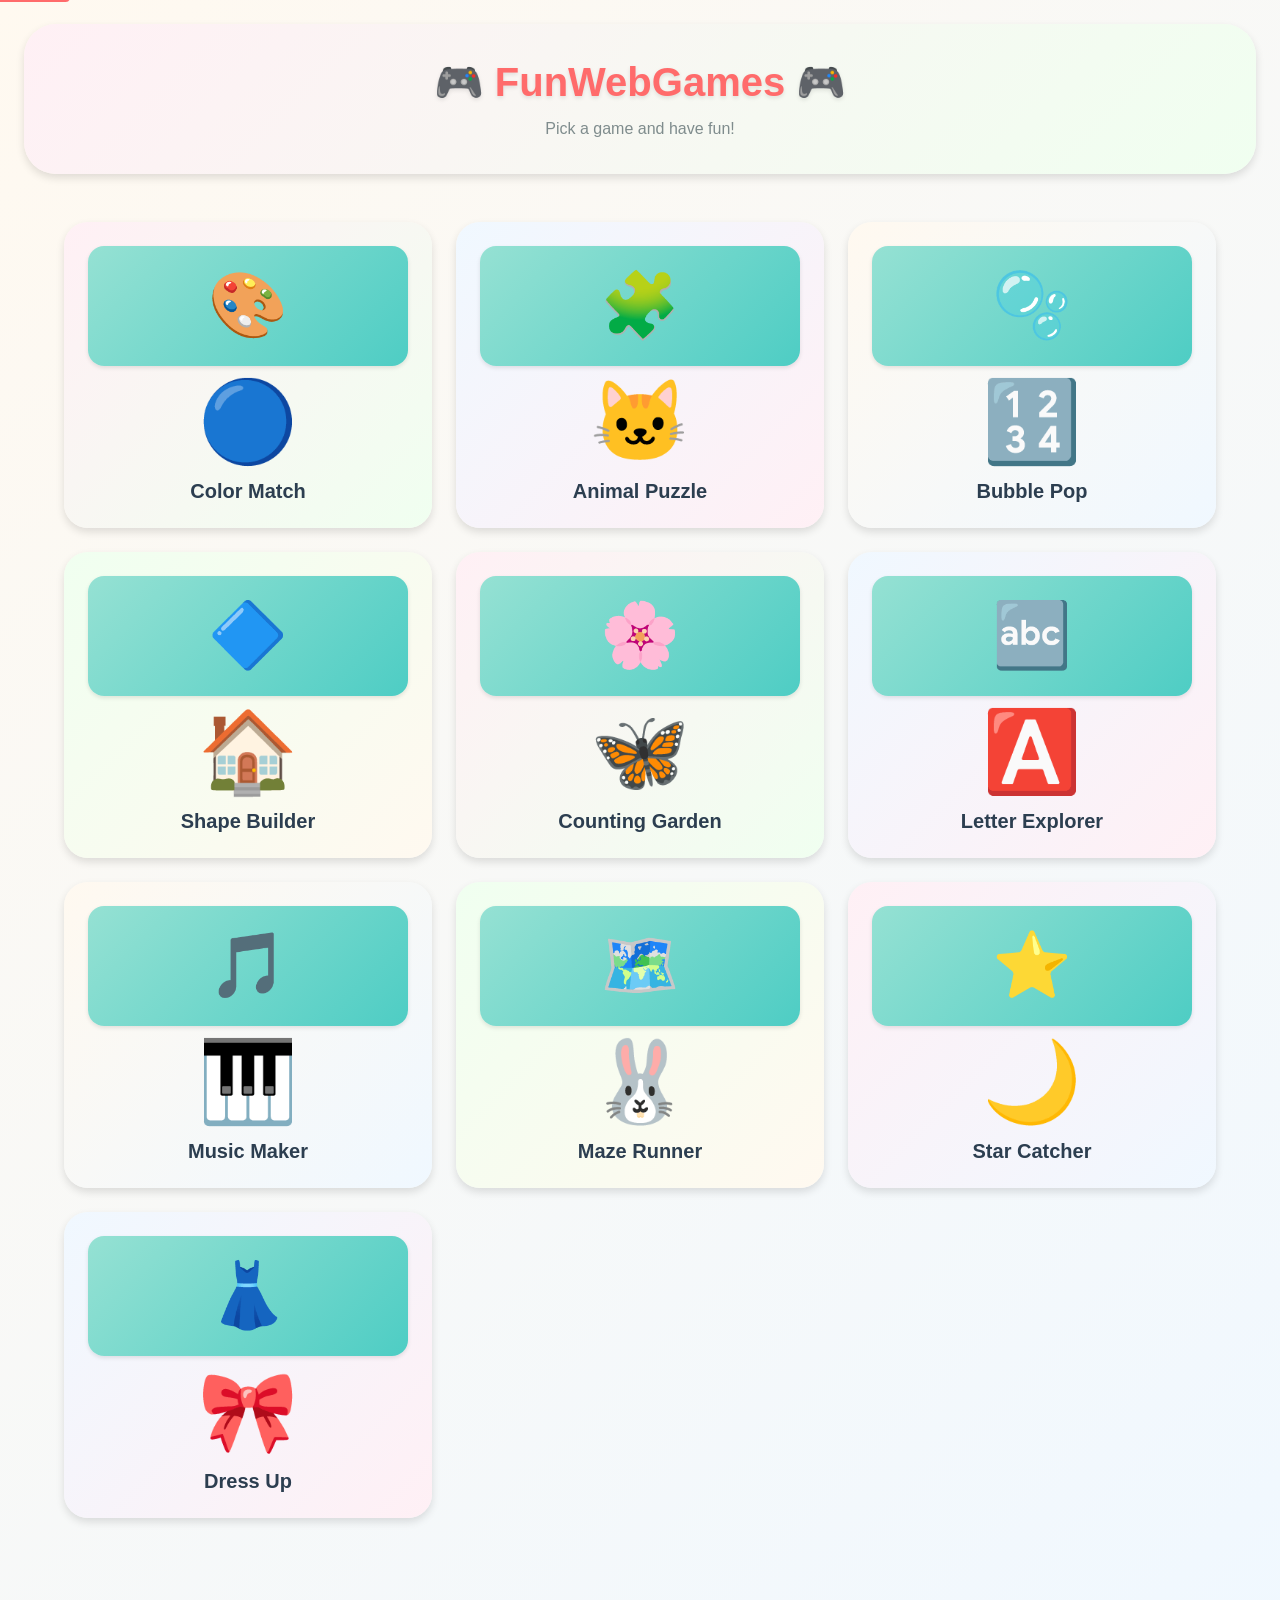
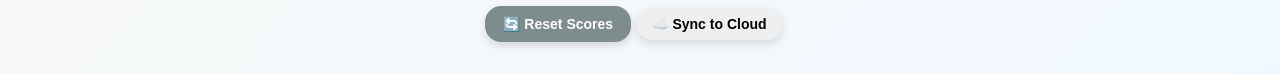
<file: index.html>
<!DOCTYPE html>
<html lang="en">
<head>
  <meta charset="UTF-8">
  <meta name="viewport" content="width=device-width, initial-scale=1.0">
  <title>FunWebGames - Play & Learn!</title>
  <link rel="stylesheet" href="css/shared.css">
  <link rel="stylesheet" href="css/accessibility.css">
  <meta name="description" content="10 fun educational games for children aged 5-7 - Fully accessible with keyboard navigation">
  <link rel="manifest" href="manifest.json">
  <meta name="theme-color" content="#FF6B6B">
  <link rel="apple-touch-icon" href="icons/icon-192x192.png">
  <style>
    .sync-status {
      margin-left: 12px;
      font-size: 13px;
      color: #999;
    }
  </style>
</head>
<body>
  <!-- Skip Link for Accessibility -->
  <a href="#game-grid" class="skip-link">Skip to games</a>
  
  <!-- Install Prompt (hidden by default) -->
  <div id="install-prompt" class="install-prompt hidden">
    <p>📲 Install FunWebGames to play offline!</p>
    <button class="btn btn-primary" id="install-btn">Install</button>
    <button class="btn btn-secondary" id="dismiss-install">Not Now</button>
  </div>
  
  <!-- Page Header -->
  <header class="page-header">
    <h1 class="page-header__title">🎮 FunWebGames 🎮</h1>
    <p class="page-header__subtitle">Pick a game and have fun!</p>
  </header>

  <!-- Game Grid -->
  <main class="game-grid">
    <!-- Game 1: Color Match Memory -->
    <a href="games/color-match/index.html" class="game-card" style="background: linear-gradient(135deg, #FFF0F5 0%, #F0FFF0 100%);">
      <div class="game-card__thumbnail">🎨</div>
      <div class="game-card__emoji">🔵</div>
      <h2 class="game-card__name">Color Match</h2>
    </a>

    <!-- Game 2: Animal Puzzle -->
    <a href="games/animal-puzzle/index.html" class="game-card" style="background: linear-gradient(135deg, #F0F8FF 0%, #FFF0F5 100%);">
      <div class="game-card__thumbnail">🧩</div>
      <div class="game-card__emoji">🐱</div>
      <h2 class="game-card__name">Animal Puzzle</h2>
    </a>

    <!-- Game 3: Bubble Pop -->
    <a href="games/bubble-pop/index.html" class="game-card" style="background: linear-gradient(135deg, #FFF9F0 0%, #F0F8FF 100%);">
      <div class="game-card__thumbnail">🫧</div>
      <div class="game-card__emoji">🔢</div>
      <h2 class="game-card__name">Bubble Pop</h2>
    </a>

    <!-- Game 4: Shape Builder -->
    <a href="games/shape-builder/index.html" class="game-card" style="background: linear-gradient(135deg, #F0FFF0 0%, #FFF9F0 100%);">
      <div class="game-card__thumbnail">🔷</div>
      <div class="game-card__emoji">🏠</div>
      <h2 class="game-card__name">Shape Builder</h2>
    </a>

    <!-- Game 5: Counting Garden -->
    <a href="games/counting-garden/index.html" class="game-card" style="background: linear-gradient(135deg, #FFF0F5 0%, #F0FFF0 100%);">
      <div class="game-card__thumbnail">🌸</div>
      <div class="game-card__emoji">🦋</div>
      <h2 class="game-card__name">Counting Garden</h2>
    </a>

    <!-- Game 6: Letter Explorer -->
    <a href="games/letter-explorer/index.html" class="game-card" style="background: linear-gradient(135deg, #F0F8FF 0%, #FFF0F5 100%);">
      <div class="game-card__thumbnail">🔤</div>
      <div class="game-card__emoji">🅰️</div>
      <h2 class="game-card__name">Letter Explorer</h2>
    </a>

    <!-- Game 7: Music Maker -->
    <a href="games/music-maker/index.html" class="game-card" style="background: linear-gradient(135deg, #FFF9F0 0%, #F0F8FF 100%);">
      <div class="game-card__thumbnail">🎵</div>
      <div class="game-card__emoji">🎹</div>
      <h2 class="game-card__name">Music Maker</h2>
    </a>

    <!-- Game 8: Maze Runner -->
    <a href="games/maze-runner/index.html" class="game-card" style="background: linear-gradient(135deg, #F0FFF0 0%, #FFF9F0 100%);">
      <div class="game-card__thumbnail">🗺️</div>
      <div class="game-card__emoji">🐰</div>
      <h2 class="game-card__name">Maze Runner</h2>
    </a>

    <!-- Game 9: Star Catcher -->
    <a href="games/star-catcher/index.html" class="game-card" style="background: linear-gradient(135deg, #FFF0F5 0%, #F0F8FF 100%);">
      <div class="game-card__thumbnail">⭐</div>
      <div class="game-card__emoji">🌙</div>
      <h2 class="game-card__name">Star Catcher</h2>
    </a>

    <!-- Game 10: Dress Up -->
    <a href="games/dress-up/index.html" class="game-card" style="background: linear-gradient(135deg, #F0F8FF 0%, #FFF0F5 100%);">
      <div class="game-card__thumbnail">👗</div>
      <div class="game-card__emoji">🎀</div>
      <h2 class="game-card__name">Dress Up</h2>
    </a>
  </main>

  <!-- Footer with High Score Reset -->
  <footer class="page-footer">
    <button id="reset-scores-btn" class="btn btn--small btn--secondary">🔄 Reset Scores</button>
    <button id="sync-scores-btn" class="btn btn--small btn--primary">☁️ Sync to Cloud</button>
    <span id="sync-status" class="sync-status"></span>
  </footer>

  <script src="js/real-api-sync.js"></script>
  <script src="js/api-config.js"></script>
  <script src="js/api-sync.js"></script>
  <script src="js/highscore.js"></script>
  <script>
    // Add playful sound effects on card click (GR-3: Audio & Feedback)
    document.querySelectorAll('.game-card').forEach(card => {
      card.addEventListener('click', (e) => {
        // Create a soft "pop" sound using Web Audio API
        try {
          const audioContext = new (window.AudioContext || window.webkitAudioContext)();
          const oscillator = audioContext.createOscillator();
          const gainNode = audioContext.createGain();
          
          oscillator.connect(gainNode);
          gainNode.connect(audioContext.destination);
          
          oscillator.frequency.value = 600;
          oscillator.type = 'sine';
          
          gainNode.gain.setValueAtTime(0.3, audioContext.currentTime);
          gainNode.gain.exponentialRampToValueAtTime(0.01, audioContext.currentTime + 0.2);
          
          oscillator.start(audioContext.currentTime);
          oscillator.stop(audioContext.currentTime + 0.2);
        } catch (err) {
          // Audio not supported, continue silently
        }
      });
    });

    // Reset Scores Button
    const resetScoresBtn = document.getElementById('reset-scores-btn');
    if (resetScoresBtn) {
      resetScoresBtn.addEventListener('click', () => {
        const scores = HighScore.getAll();
        const scoreCount = Object.keys(scores).length;
        
        if (scoreCount === 0) {
          alert('No scores to reset! 🎮');
          return;
        }
        
        const confirmed = confirm('Reset all high scores? This cannot be undone.');
        if (confirmed) {
          HighScore.reset();
          alert('All scores reset! 🎉');
          updateSyncStatus();
        }
      });
    }

    // Sync Scores Button
    const syncScoresBtn = document.getElementById('sync-scores-btn');
    const syncStatusEl = document.getElementById('sync-status');
    
    function updateSyncStatus() {
      if (typeof DemoAPISync !== 'undefined') {
        const status = DemoAPISync.getStatus();
        if (syncStatusEl) {
          syncStatusEl.textContent = status.scoreCount > 0 
            ? `☁️ ${status.scoreCount} scores in cloud` 
            : '☁️ No cloud scores yet';
          syncStatusEl.style.color = status.scoreCount > 0 ? '#4CAF50' : '#999';
        }
      }
    }
    
    if (syncScoresBtn) {
      syncScoresBtn.addEventListener('click', async () => {
        const scores = HighScore.getAll();
        const scoreCount = Object.keys(scores).length;
        
        if (scoreCount === 0) {
          alert('No scores to sync! Play a game first. 🎮');
          return;
        }
        
        syncScoresBtn.disabled = true;
        syncScoresBtn.textContent = '⏳ Syncing...';
        
        try {
          const synced = await HighScore.syncAllToCloud();
          alert(`✅ Synced ${synced} scores to cloud! ☁️`);
          updateSyncStatus();
        } catch (error) {
          alert('❌ Sync failed: ' + error.message);
        } finally {
          syncScoresBtn.disabled = false;
          syncScoresBtn.textContent = '☁️ Sync to Cloud';
        }
      });
      
      // Update status on load
      updateSyncStatus();
    }

    // Service Worker Registration
    if ('serviceWorker' in navigator) {
      window.addEventListener('load', () => {
        navigator.serviceWorker.register('/sw.js')
          .then((registration) => {
            console.log('[SW] Registration successful:', registration.scope);
          })
          .catch((error) => {
            console.log('[SW] Registration failed:', error);
          });
      });
    }

    // Install Prompt
    let deferredPrompt;
    const installPrompt = document.getElementById('install-prompt');
    const installBtn = document.getElementById('install-btn');
    const dismissInstall = document.getElementById('dismiss-install');

    window.addEventListener('beforeinstallprompt', (e) => {
      e.preventDefault();
      deferredPrompt = e;
      installPrompt.classList.remove('hidden');
    });

    if (installBtn) {
      installBtn.addEventListener('click', async () => {
        if (deferredPrompt) {
          deferredPrompt.prompt();
          const { outcome } = await deferredPrompt.userChoice;
          console.log('[Install] User choice:', outcome);
          deferredPrompt = null;
          installPrompt.classList.add('hidden');
        }
      });
    }

    if (dismissInstall) {
      dismissInstall.addEventListener('click', () => {
        installPrompt.classList.add('hidden');
      });
    }

    window.addEventListener('appinstalled', () => {
      console.log('[Install] App installed');
      installPrompt.classList.add('hidden');
      deferredPrompt = null;
    });
  </script>
  
  <!-- Keyboard Navigation -->
  <script src="js/keyboard-nav.js"></script>
</body>
</html>
</file>
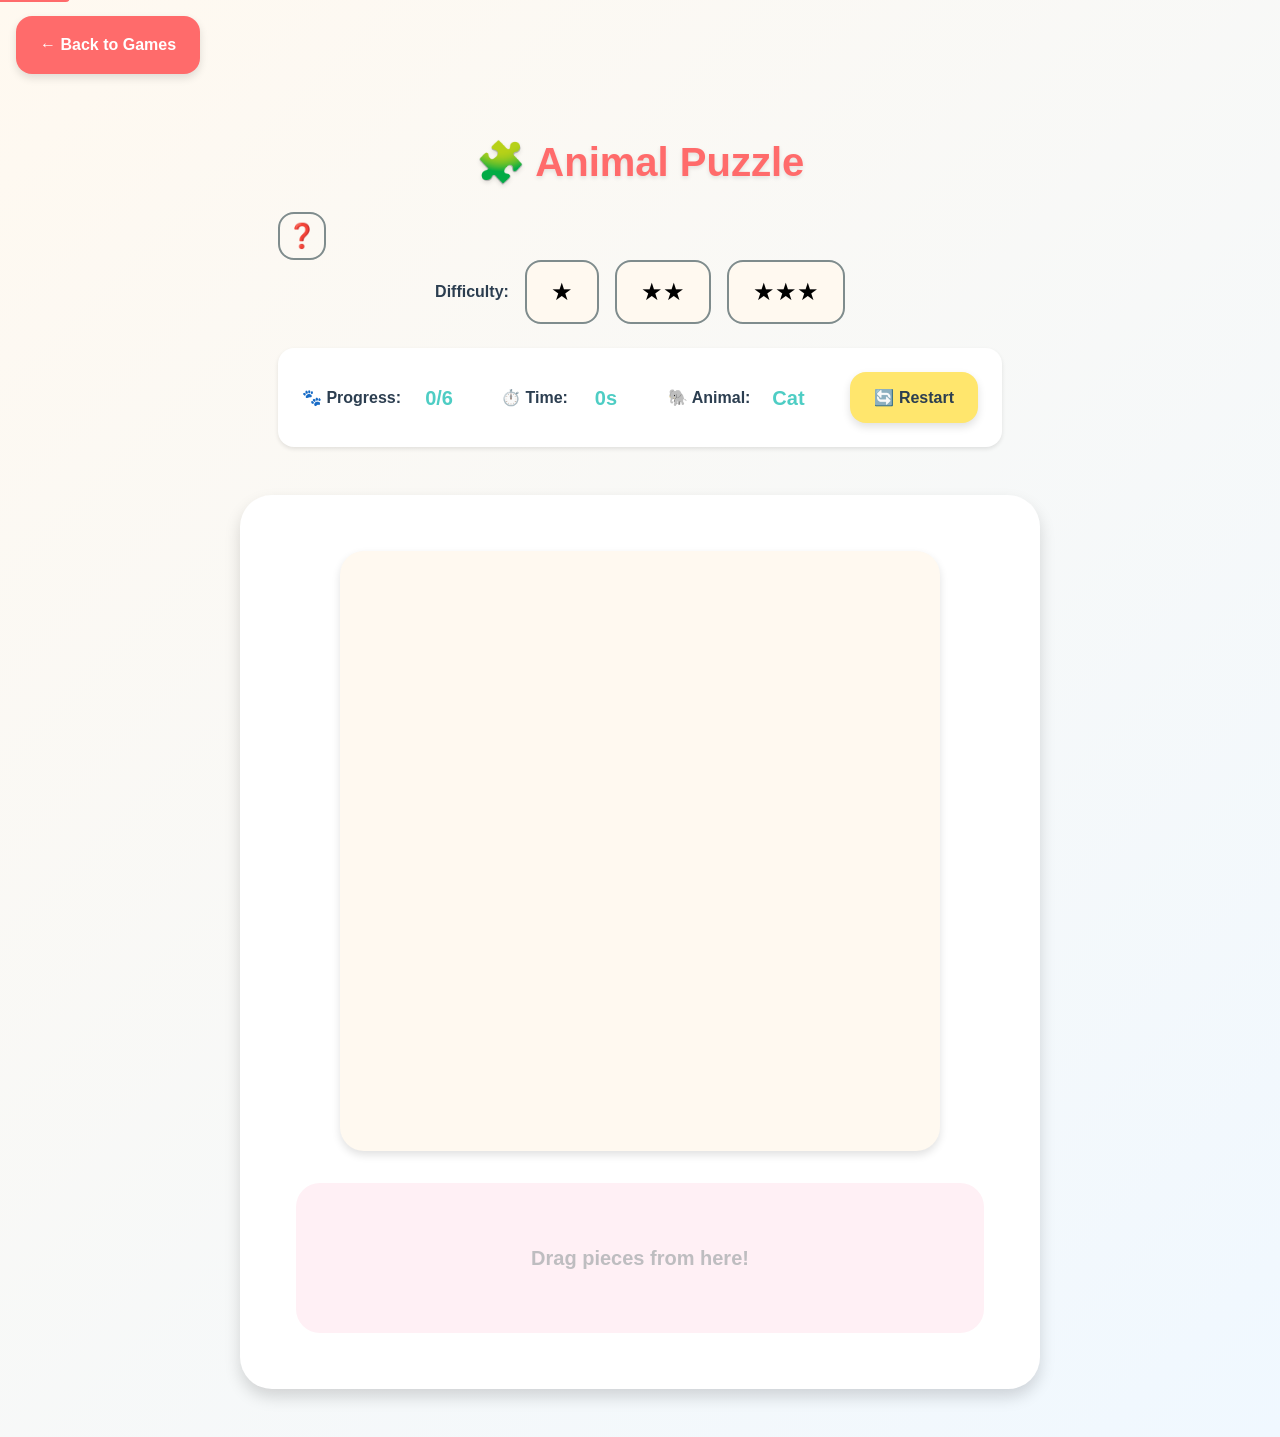
<file: games/animal-puzzle/index.html>
<!DOCTYPE html>
<html lang="en">
<head>
  <meta charset="UTF-8">
  <meta name="viewport" content="width=device-width, initial-scale=1.0">
  <title>Animal Puzzle - FunWebGames</title>
  <link rel="stylesheet" href="../../css/shared.css">
  <link rel="stylesheet" href="../../css/accessibility.css">
  <link rel="stylesheet" href="style.css">
  <meta name="description" content="Drag-and-drop jigsaw puzzle with cute animal pictures">
</head>
<body>
  <!-- Skip Link for Accessibility -->
  <a href="#puzzle-board" class="skip-link">Skip to puzzle</a>
  
  <a href="../../index.html" class="btn btn-back">← Back to Games</a>

  <main class="game-container" role="main">
    <!-- Screen Reader Announcer -->
    <div id="sr-announcer" class="sr-only" aria-live="polite" aria-atomic="true"></div>
    
    <header class="game-header">
      <h1>🧩 Animal Puzzle</h1>
      <button class="help-btn" id="help-btn" aria-label="Show help" title="Help">❓</button>
      
      <div class="difficulty-selector">
        <span class="difficulty-label">Difficulty:</span>
        <button class="difficulty-btn" data-level="easy" aria-label="Easy difficulty">★</button>
        <button class="difficulty-btn" data-level="medium" aria-label="Medium difficulty">★★</button>
        <button class="difficulty-btn" data-level="hard" aria-label="Hard difficulty">★★★</button>
      </div>

      <div class="stats-bar">
        <div class="stat">
          <span class="stat-label">🐾 Progress:</span>
          <span id="progress" class="stat-value">0/6</span>
        </div>
        <div class="stat">
          <span class="stat-label">⏱️ Time:</span>
          <span id="timer" class="stat-value">0s</span>
        </div>
        <div class="stat">
          <span class="stat-label">🐘 Animal:</span>
          <span id="animal-name" class="stat-value">Cat</span>
        </div>
        <button id="restart-btn" class="btn btn-secondary">🔄 Restart</button>
      </div>
    </header>

    <div class="game-area">
      <div class="puzzle-container">
        <div id="puzzle-board" class="puzzle-board">
          <!-- Ghost outlines and pieces will be generated by JavaScript -->
        </div>
        <div id="piece-pool" class="piece-pool">
          <!-- Scattered puzzle pieces will appear here -->
        </div>
      </div>
    </div>

    <div id="celebration-modal" class="modal hidden">
      <div class="modal-content">
        <div class="celebration">
          <h2 class="celebration__title">🎉 Puzzle Complete! 🎉</h2>
          <p class="celebration__message">You assembled the <span id="final-animal"></span>!</p>
          <p class="celebration__stats" id="final-time-display"></p>
          <p class="celebration__best" id="best-time-display"></p>
          <button id="play-again-btn" class="btn btn-primary">🎮 Play Again</button>
        </div>
      </div>
    </div>
  </main>

  <script src="../../js/keyboard-nav.js"></script>
  <script src="../../js/highscore.js"></script>
  <script src="../../js/help-modal.js"></script>
  <script src="../../js/sound-toggle.js"></script>
  <script src="script.js"></script>
</body>
</html>
</file>
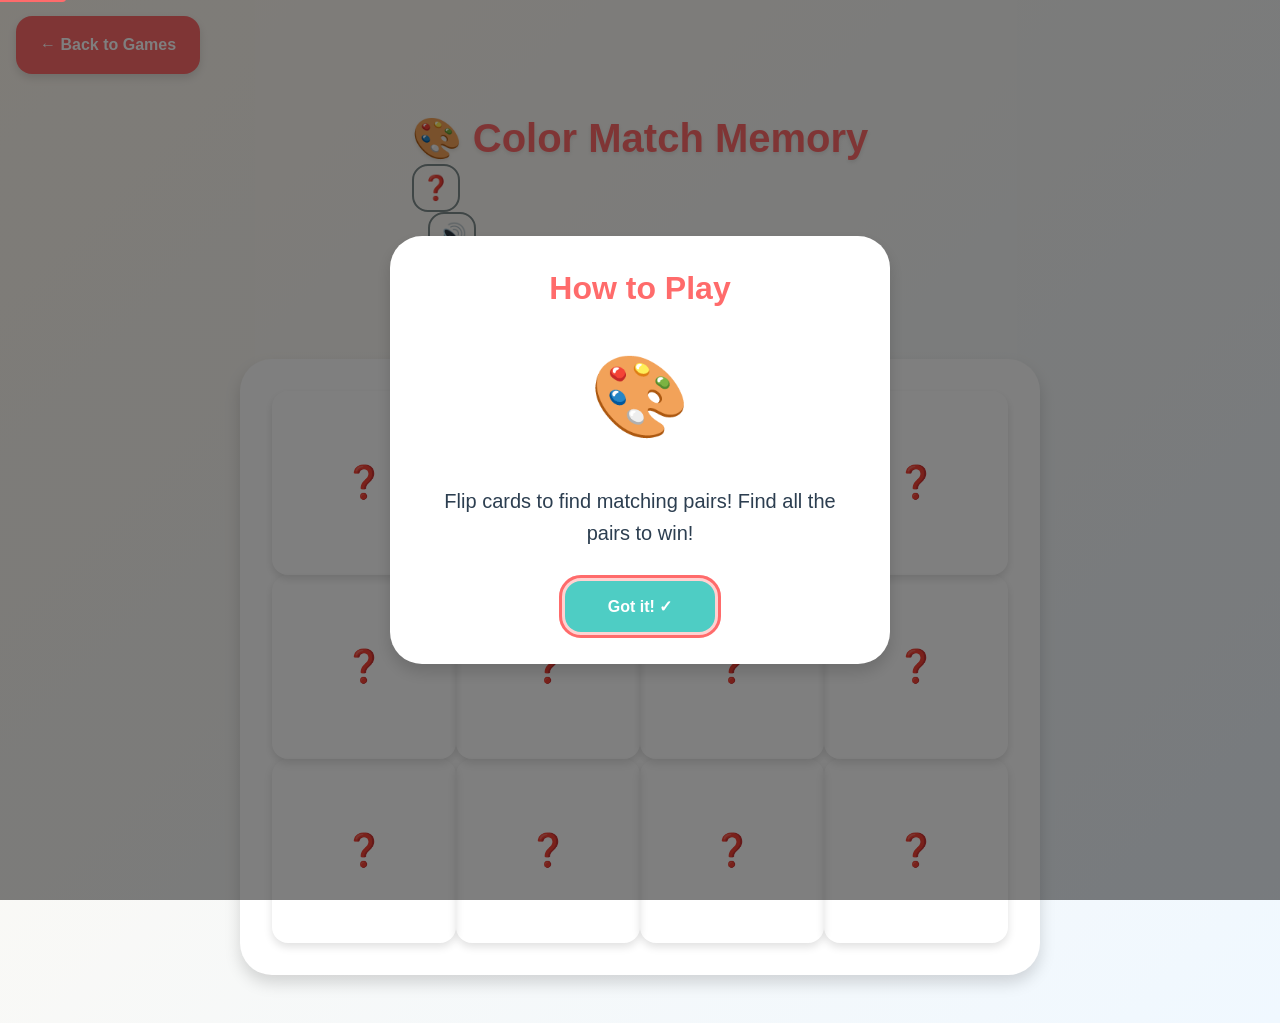
<file: games/color-match/index.html>
<!DOCTYPE html>
<html lang="en">
<head>
  <meta charset="UTF-8">
  <meta name="viewport" content="width=device-width, initial-scale=1.0">
  <title>Color Match Memory - FunWebGames</title>
  <link rel="stylesheet" href="../../css/shared.css">
  <link rel="stylesheet" href="style.css">
  <link rel="stylesheet" href="../../css/accessibility.css">
  <meta name="description" content="Classic memory card-flip game with colored shapes - Keyboard accessible">
</head>
<body>
  <!-- Skip Link for Accessibility -->
  <a href="#game-grid" class="skip-link">Skip to game</a>
  
  <!-- Back to Games Button -->
  <a href="../../index.html" class="btn btn-back">← Back to Games</a>

  <!-- Game Container -->
  <main class="game-container" role="main">
    <!-- Game Header -->
    <header class="game-header">
      <h1>🎨 Color Match Memory</h1>
      <button class="help-btn" id="help-btn" aria-label="Show help" title="Help">❓</button>
      
      <!-- Difficulty Selector -->
      <div class="difficulty-selector">
        <span class="difficulty-label">Difficulty:</span>
        <button class="difficulty-btn" data-level="easy" aria-label="Easy difficulty">★</button>
        <button class="difficulty-btn" data-level="medium" aria-label="Medium difficulty">★★</button>
        <button class="difficulty-btn" data-level="hard" aria-label="Hard difficulty">★★★</button>
      </div>

      <!-- Stats Bar -->
      <div class="stats-bar">
        <div class="stat">
          <span class="stat-label">⏱️ Time:</span>
          <span id="timer" class="stat-value">0s</span>
        </div>
        <div class="stat">
          <span class="stat-label">🎯 Moves:</span>
          <span id="moves" class="stat-value">0</span>
        </div>
        <button id="restart-btn" class="btn btn-secondary">🔄 Restart</button>
      </div>
    </header>

    <!-- Game Area -->
    <div class="game-area">
      <div id="game-grid" class="game-grid">
        <!-- Cards will be generated by JavaScript -->
      </div>
    </div>

    <!-- Celebration Modal -->
    <div id="celebration-modal" class="modal hidden">
      <div class="modal-content">
        <div class="celebration">
          <h2 class="celebration__title">🎉 You Won! 🎉</h2>
          <p class="celebration__message">
            Time: <span id="final-time"></span><br>
            Moves: <span id="final-moves"></span>
          </p>
          <p class="celebration__best" id="best-moves-display"></p>
          <button id="play-again-btn" class="btn btn-primary">🎮 Play Again</button>
        </div>
      </div>
    </div>
  </main>

  <script src="../../js/real-api-sync.js"></script>
  <script src="../../js/api-config.js"></script>
  <script src="../../js/api-sync.js"></script>
  <script src="../../js/highscore.js"></script>
  <script src="../../js/help-modal.js"></script>
  <script src="../../js/sound-toggle.js"></script>
  <script src="../../js/keyboard-nav.js"></script>
  <script src="script.js"></script>
</body>
</html>
</file>
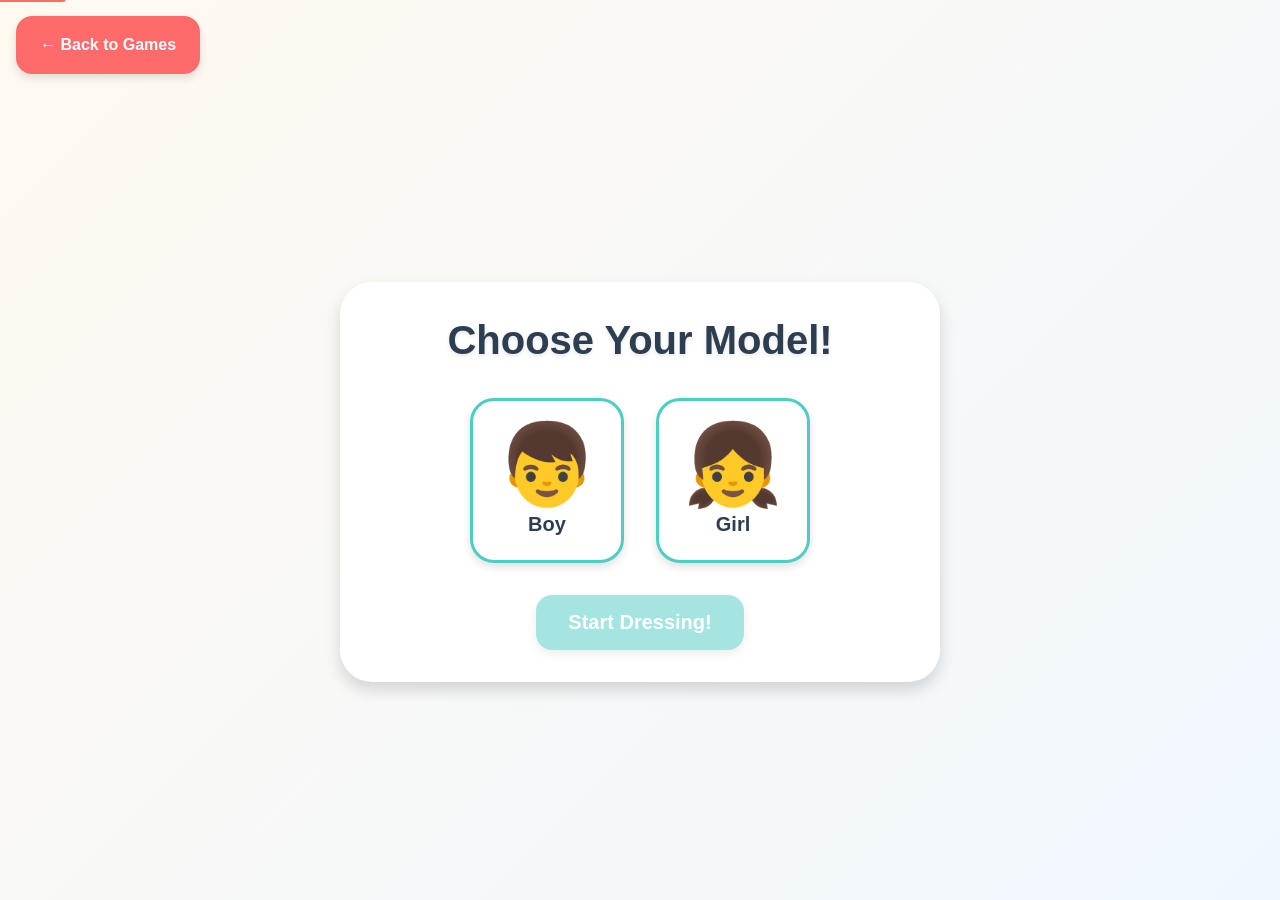
<file: games/dress-up/index.html>
<!DOCTYPE html>
<html lang="en">
<head>
  <meta charset="UTF-8">
  <meta name="viewport" content="width=device-width, initial-scale=1.0">
  <title>Dress Up - FunWebGames</title>
  <link rel="stylesheet" href="../../css/shared.css">
  <link rel="stylesheet" href="style.css">
  <link rel="stylesheet" href="../../css/accessibility.css">
  <meta name="description" content="Dress up the character with fun clothes and accessories!">
</head>
<body>
  <!-- Skip Link for Accessibility -->
  <a href="#game-screen" class="skip-link">Skip to game</a>
  
  <a href="../../index.html" class="btn btn-back">← Back to Games</a>

  <!-- Character Selection Screen -->
  <main class="game-container" id="character-select-screen" role="main">
    <div class="character-select-container">
      <h1 class="page-title">Choose Your Model!</h1>
      <div class="character-options">
        <button class="character-option" data-character="boy" aria-label="Choose Boy">
          <div class="character-preview">👦</div>
          <div class="character-label">Boy</div>
        </button>
        <button class="character-option" data-character="girl" aria-label="Choose Girl">
          <div class="character-preview">👧</div>
          <div class="character-label">Girl</div>
        </button>
      </div>
      <button class="btn btn-primary start-btn" id="start-btn" disabled>Start Dressing!</button>
    </div>
  </main>

  <!-- Game Screen -->
  <main class="game-container hidden" id="game-screen">
    <button class="help-btn" id="help-btn" aria-label="Show help" title="Help" style="position: absolute; top: var(--spacing-md); right: var(--spacing-md); z-index: 100;">❓</button>
    <div class="game-stats">
      <div class="stat-item">
        <span class="stat-label">👗 Outfits Created:</span>
        <span id="outfit-count" class="stat-value">0</span>
      </div>
      <div class="stat-item">
        <span class="stat-label">🏆 Best:</span>
        <span id="best-outfits" class="stat-value">-</span>
      </div>
    </div>

    <div class="action-buttons">
      <button class="action-btn reset" id="reset-btn" title="Reset">
        <span class="action-icon">🔄</span>
      </button>
      <button class="action-btn randomize" id="randomize-btn" title="Randomize">
        <span class="action-icon">🎲</span>
      </button>
      <button class="action-btn save" id="save-btn" title="Save Outfit">
        <span class="action-icon">💾</span>
      </button>
      <button class="action-btn fashion-show" id="fashion-show-btn" title="Fashion Show">
        <span class="action-icon">💃</span>
      </button>
    </div>

    <div class="category-tabs">
      <button class="category-tab active" data-category="hats">Hats</button>
      <button class="category-tab" data-category="tops">Tops</button>
      <button class="category-tab" data-category="bottoms">Bottoms</button>
      <button class="category-tab" data-category="shoes">Shoes</button>
      <button class="category-tab" data-category="accessories">Accessories</button>
    </div>

    <div class="character-area">
      <div class="character-container" id="character-container">
        <div class="character-base" id="character-base">
          <!-- Base character emoji -->
        </div>
        <div class="character-layers" id="character-layers">
          <!-- Items will be layered here dynamically -->
        </div>
      </div>
    </div>

    <div class="item-carousel">
      <div class="carousel-container" id="carousel-container">
        <!-- Items will be added here dynamically -->
      </div>
    </div>
  </main>

  <script src="../../js/highscore.js"></script>
  <script src="../../js/help-modal.js"></script>
  <script src="../../js/sound-toggle.js"></script>
  <script src="../../js/keyboard-nav.js"></script>
  <script src="script.js"></script>
</body>
</html>
</file>
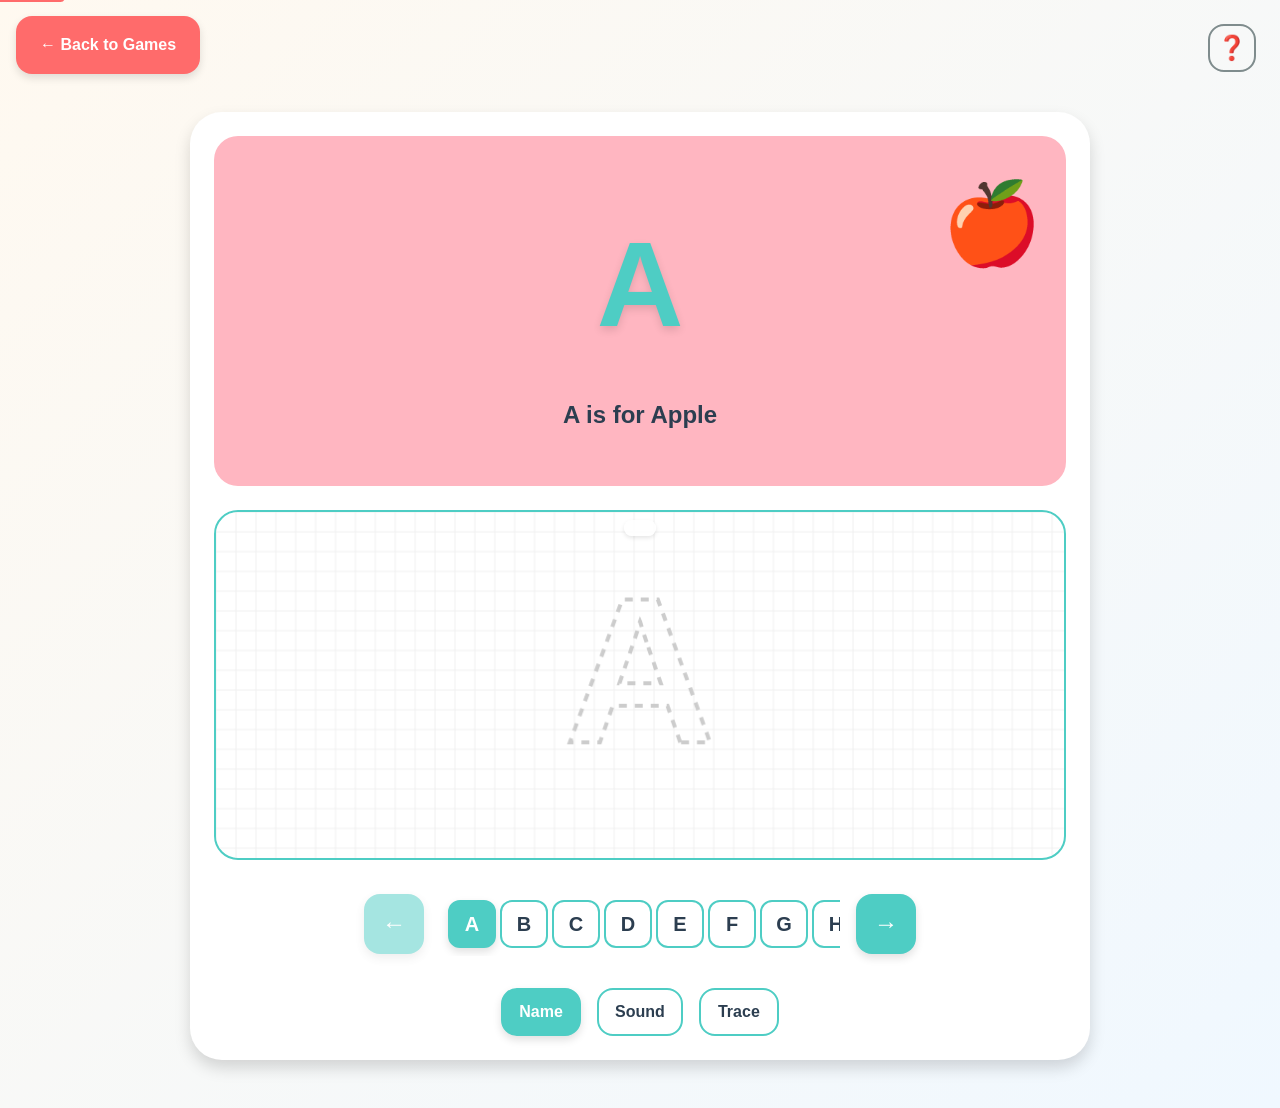
<file: games/letter-explorer/index.html>
<!DOCTYPE html>
<html lang="en">
<head>
  <meta charset="UTF-8">
  <meta name="viewport" content="width=device-width, initial-scale=1.0">
  <title>Letter Explorer - FunWebGames</title>
  <link rel="stylesheet" href="../../css/shared.css">
  <link rel="stylesheet" href="style.css">
  <link rel="stylesheet" href="../../css/accessibility.css">
  <meta name="description" content="Learn letters A-Z with fun animations and tracing">
</head>
<body>
  <!-- Skip Link for Accessibility -->
  <a href="#letter-display" class="skip-link">Skip to letter</a>
  
  <a href="../../index.html" class="btn btn-back">← Back to Games</a>

  <main class="game-container" role="main">
    <div class="letter-explorer-container">
      <!-- Letter Display Area (top 40%) -->
      <div class="letter-display" id="letter-display">
        <div class="letter-large" id="letter-large">A</div>
        <div class="illustration" id="illustration">🍎</div>
        <div class="letter-text" id="letter-text">A is for Apple</div>
      </div>

      <!-- Tracing Canvas Area (middle 40%) -->
      <div class="tracing-area" id="tracing-area">
        <canvas id="tracing-canvas"></canvas>
        <div class="tracing-feedback" id="tracing-feedback"></div>
      </div>

      <!-- Controls (bottom 20%) -->
      <div class="controls">
        <button class="help-btn" id="help-btn" aria-label="Show help" title="Help" style="position: absolute; top: var(--spacing-md); right: var(--spacing-md);">❓</button>
        <button class="nav-button prev" id="prev-btn" aria-label="Previous letter">←</button>
        <div class="letter-carousel" id="letter-carousel">
          <!-- Letter buttons will be generated by JS -->
        </div>
        <button class="nav-button next" id="next-btn" aria-label="Next letter">→</button>
      </div>

      <!-- Mode Toggle -->
      <div class="mode-toggle" id="mode-toggle">
        <button class="mode-btn active" data-mode="name">Name</button>
        <button class="mode-btn" data-mode="sound">Sound</button>
        <button class="mode-btn" data-mode="trace">Trace</button>
      </div>

      <!-- Try Again Button (shown in trace mode) -->
      <button class="btn btn-secondary hidden" id="try-again-btn">🔄 Try Again</button>

      <!-- Tracing Accuracy Display -->
      <div class="accuracy-display hidden" id="accuracy-display">
        Accuracy: <span id="accuracy-value">0</span>%
      </div>

      <!-- Celebration Message -->
      <div class="celebration-message hidden" id="celebration-message">
        🎉 Great job! 🎉
      </div>
    </div>
  </main>

  <script src="../../js/highscore.js"></script>
  <script src="../../js/help-modal.js"></script>
  <script src="../../js/sound-toggle.js"></script>
  <script src="script.js"></script>
  <script src="../../js/keyboard-nav.js"></script>
</body>
</html>
</file>
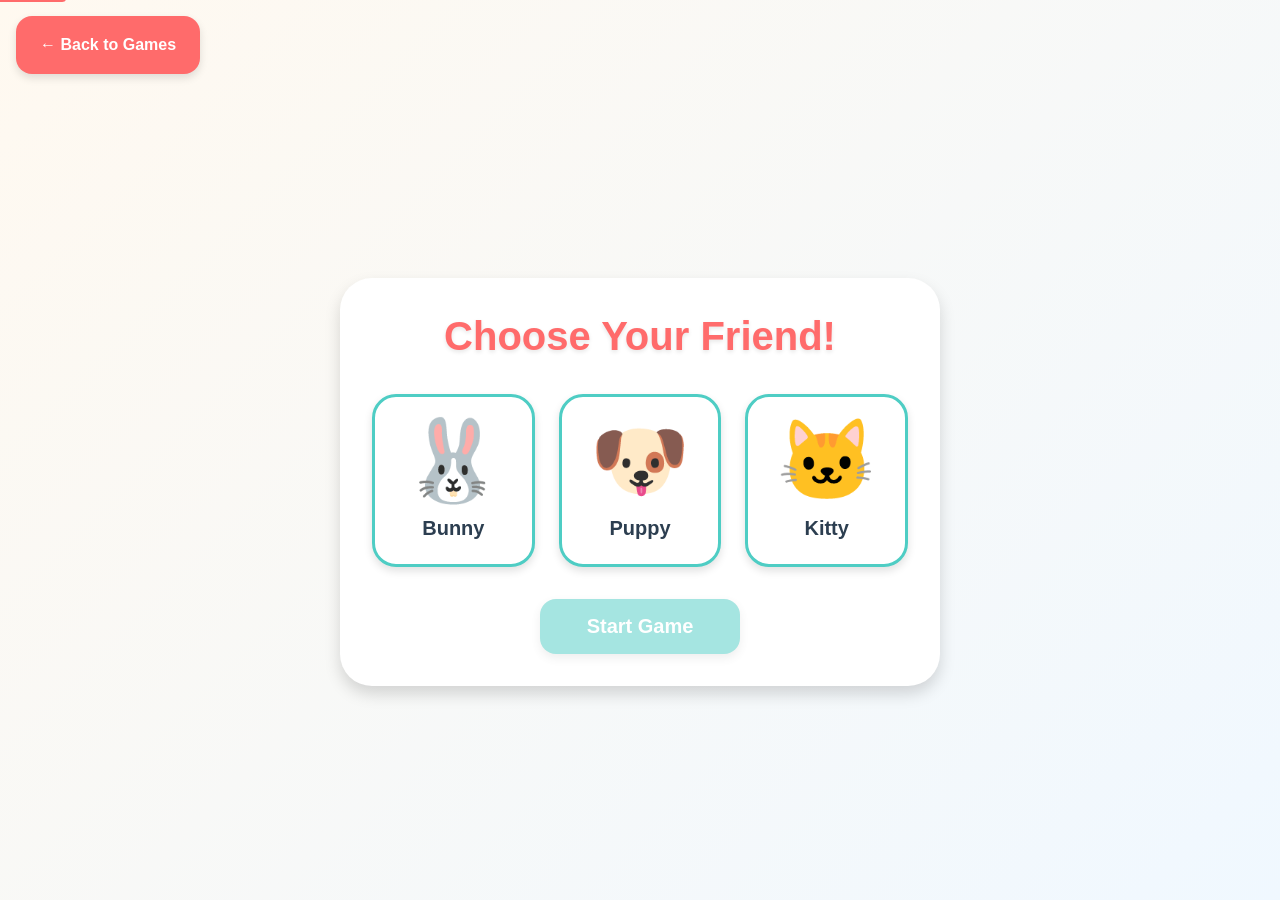
<file: games/maze-runner/index.html>
<!DOCTYPE html>
<html lang="en">
<head>
  <meta charset="UTF-8">
  <meta name="viewport" content="width=device-width, initial-scale=1.0">
  <title>Maze Runner - FunWebGames</title>
  <link rel="stylesheet" href="../../css/shared.css">
  <link rel="stylesheet" href="style.css">
  <link rel="stylesheet" href="../../css/accessibility.css">
  <meta name="description" content="Guide your character through fun mazes!">
</head>
<body>
  <!-- Skip Link for Accessibility -->
  <a href="#game-screen" class="skip-link">Skip to game</a>
  
  <a href="../../index.html" class="btn btn-back">← Back to Games</a>

  <!-- Character Selection Screen -->
  <main class="game-container" id="character-select-screen" role="main">
    <div class="character-select-container">
      <h1 class="page-title">Choose Your Friend!</h1>
      <div class="character-grid">
        <button class="character-btn" data-character="bunny" aria-label="Choose Bunny">
          <div class="character-icon">🐰</div>
          <div class="character-name">Bunny</div>
        </button>
        <button class="character-btn" data-character="puppy" aria-label="Choose Puppy">
          <div class="character-icon">🐶</div>
          <div class="character-name">Puppy</div>
        </button>
        <button class="character-btn" data-character="kitty" aria-label="Choose Kitty">
          <div class="character-icon">🐱</div>
          <div class="character-name">Kitty</div>
        </button>
      </div>
      <button class="btn btn-primary start-btn" id="start-btn" disabled>Start Game</button>
    </div>
  </main>

  <!-- Game Screen -->
  <main class="game-container hidden" id="game-screen">
    <div class="game-info">
      <button class="help-btn" id="help-btn" aria-label="Show help" title="Help" style="position: absolute; top: var(--spacing-md); right: var(--spacing-md);">❓</button>
      <div class="maze-counter">Maze <span id="current-maze">1</span> of <span id="total-mazes">10</span></div>
      <div class="star-counter">⭐ <span id="stars-collected">0</span></div>
      <div class="timer">⏳ <span id="timer">0:00</span></div>
      <button class="btn btn-secondary music-toggle" id="music-toggle" aria-label="Toggle music">🔇</button>
    </div>

    <div class="game-area">
      <canvas id="maze-canvas"></canvas>
    </div>

    <div class="controls">
      <div class="arrow-controls">
        <button class="arrow-btn up" data-direction="up" aria-label="Move up">↑</button>
        <div class="arrow-row">
          <button class="arrow-btn left" data-direction="left" aria-label="Move left">←</button>
          <button class="arrow-btn down" data-direction="down" aria-label="Move down">↓</button>
          <button class="arrow-btn right" data-direction="right" aria-label="Move right">→</button>
        </div>
      </div>
    </div>

    <!-- Completion Screen -->
    <div class="completion-screen hidden" id="completion-screen">
      <div class="completion-message">
        <h2>🎉 You did it! 🎉</h2>
        <p>Stars collected: ⭐ <span id="final-stars">0</span></p>
        <p class="completion-stats" id="final-time-display"></p>
        <p class="completion-best" id="best-time-display"></p>
        <button class="btn btn-primary next-btn" id="next-btn">Next Maze →</button>
      </div>
    </div>
  </main>

  <script src="../../js/highscore.js"></script>
  <script src="../../js/help-modal.js"></script>
  <script src="../../js/sound-toggle.js"></script>
  <script src="script.js"></script>
  <script src="../../js/keyboard-nav.js"></script>
</body>
</html>
</file>
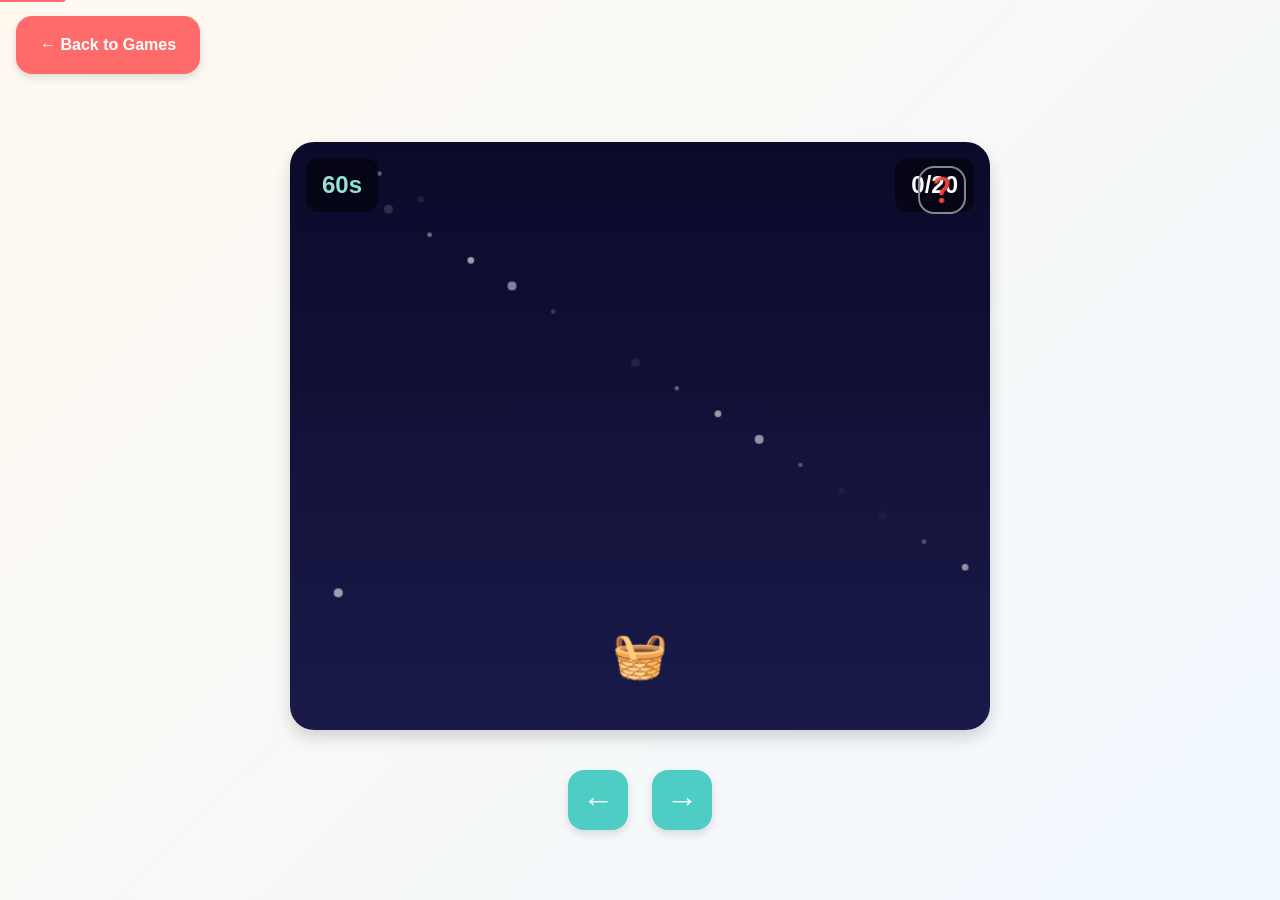
<file: games/star-catcher/index.html>
<!DOCTYPE html>
<html lang="en">
<head>
  <meta charset="UTF-8">
  <meta name="viewport" content="width=device-width, initial-scale=1.0">
  <title>Star Catcher - FunWebGames</title>
  <link rel="stylesheet" href="../../css/shared.css">
  <link rel="stylesheet" href="style.css">
  <link rel="stylesheet" href="../../css/accessibility.css">
  <meta name="description" content="Catch falling stars with your basket! - Keyboard accessible">
</head>
<body>
  <!-- Skip Link for Accessibility -->
  <a href="#game-canvas" class="skip-link">Skip to game</a>
  
  <a href="../../index.html" class="btn btn-back">← Back to Games</a>

  <main class="game-container" role="main">
    <div class="game-area">
      <button class="help-btn" id="help-btn" aria-label="Show help" title="Help" style="position: absolute; top: var(--spacing-md); right: var(--spacing-md); z-index: 100;">❓</button>
      <canvas id="game-canvas"></canvas>
      
      <div class="score-display" id="score-display">
        <!-- Star icons will be added here dynamically -->
      </div>
      
      <div class="timer-display" id="timer-display">60s</div>
      <div class="counter-display" id="counter-display">0/20</div>
    </div>
    
    <div class="controls">
      <button class="arrow-btn left" data-direction="left" aria-label="Move basket left">←</button>
      <button class="arrow-btn right" data-direction="right" aria-label="Move basket right">→</button>
    </div>

    <!-- Game Over Screen -->
    <div class="game-over hidden" id="game-over-screen">
      <div class="game-over-content">
        <h2>Game Over! 🌟</h2>
        <div class="final-score" id="final-score">
          <!-- Final score stars will be displayed here -->
        </div>
        <div class="best-score" id="best-score-display"></div>
        <div class="buttons">
          <button class="btn btn-primary play-again-btn" id="play-again-btn">🎮 Play Again</button>
          <button class="btn btn-secondary back-to-games-btn" id="back-to-games-btn">← Back to Games</button>
        </div>
      </div>
    </div>
  </main>

  <script src="../../js/highscore.js"></script>
  <script src="../../js/help-modal.js"></script>
  <script src="../../js/sound-toggle.js"></script>
  <script src="../../js/keyboard-nav.js"></script>
  <script src="script.js"></script>
</body>
</html>
</file>
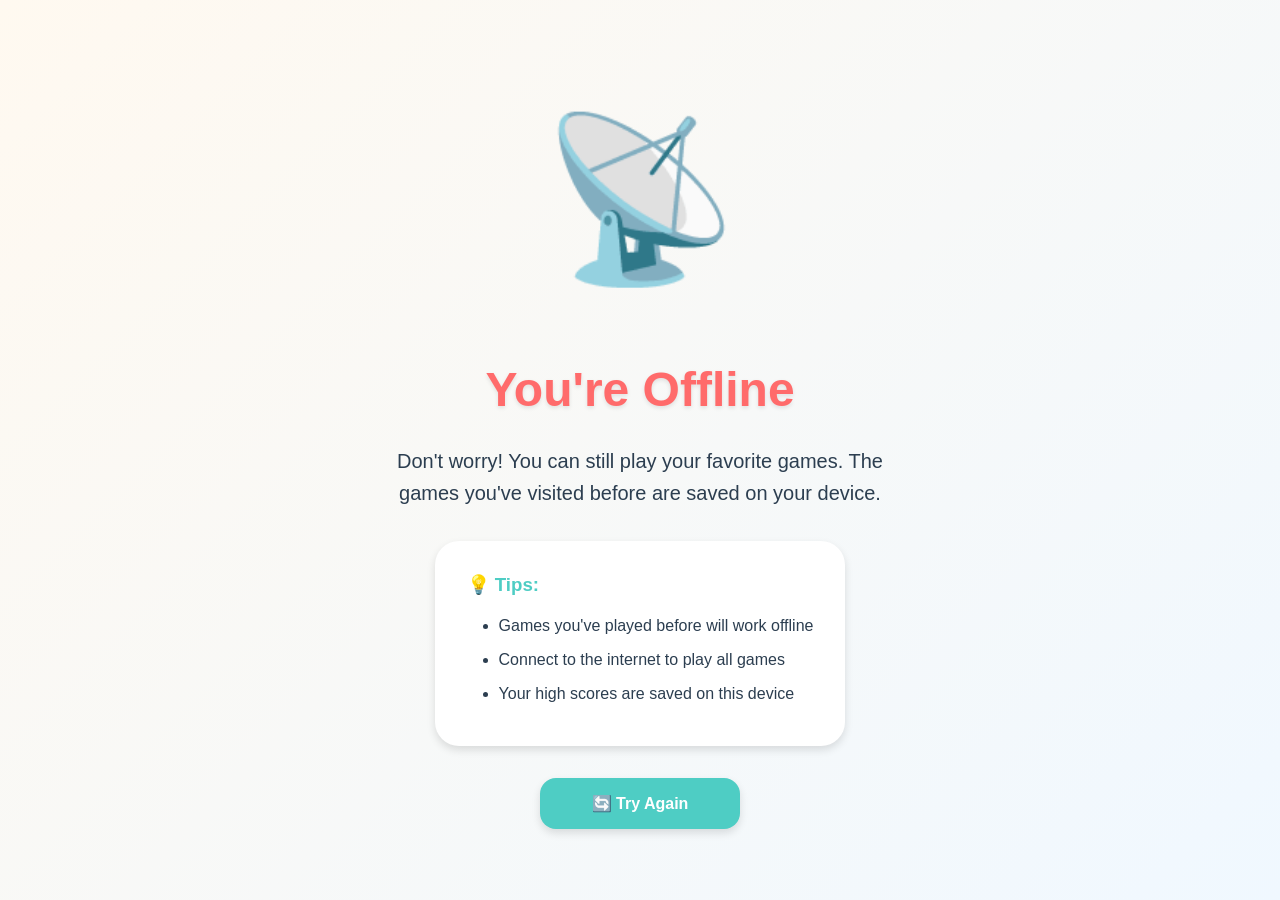
<file: offline.html>
<!DOCTYPE html>
<html lang="en">
<head>
  <meta charset="UTF-8">
  <meta name="viewport" content="width=device-width, initial-scale=1.0">
  <title>Offline - FunWebGames</title>
  <link rel="stylesheet" href="css/shared.css">
  <style>
    .offline-container {
      min-height: 100vh;
      display: flex;
      flex-direction: column;
      align-items: center;
      justify-content: center;
      text-align: center;
      padding: var(--spacing-xl);
      background: linear-gradient(135deg, var(--bg-light) 0%, var(--bg-soft-blue) 100%);
    }
    
    .offline-icon {
      font-size: clamp(5rem, 15vw, 10rem);
      margin-bottom: var(--spacing-lg);
    }
    
    .offline-title {
      font-size: clamp(2rem, 5vw, 3rem);
      color: var(--color-red);
      margin-bottom: var(--spacing-md);
    }
    
    .offline-message {
      font-size: clamp(1rem, 2.5vw, 1.25rem);
      color: var(--text-dark);
      max-width: 500px;
      margin-bottom: var(--spacing-lg);
      line-height: 1.6;
    }
    
    .offline-tips {
      background: white;
      border-radius: var(--radius-lg);
      padding: var(--spacing-lg);
      box-shadow: var(--shadow-md);
      max-width: 500px;
      text-align: left;
    }
    
    .offline-tips h3 {
      color: var(--color-blue);
      margin-bottom: var(--spacing-sm);
    }
    
    .offline-tips ul {
      margin: 0;
      padding-left: var(--spacing-lg);
    }
    
    .offline-tips li {
      margin-bottom: var(--spacing-xs);
      color: var(--text-dark);
    }
    
    .retry-btn {
      margin-top: var(--spacing-lg);
      min-width: 200px;
    }
  </style>
</head>
<body>
  <div class="offline-container">
    <div class="offline-icon">📡</div>
    
    <h1 class="offline-title">You're Offline</h1>
    
    <p class="offline-message">
      Don't worry! You can still play your favorite games. 
      The games you've visited before are saved on your device.
    </p>
    
    <div class="offline-tips">
      <h3>💡 Tips:</h3>
      <ul>
        <li>Games you've played before will work offline</li>
        <li>Connect to the internet to play all games</li>
        <li>Your high scores are saved on this device</li>
      </ul>
    </div>
    
    <button class="btn btn-primary retry-btn" onclick="window.location.reload()">
      🔄 Try Again
    </button>
  </div>
  
  <script>
    // Auto-retry when connection is restored
    window.addEventListener('online', () => {
      setTimeout(() => {
        window.location.reload();
      }, 1000);
    });
  </script>
</body>
</html>
</file>
<file: css/shared.css>
/* FunWebGames - Shared Stylesheet */
/* Follows GR-2: Visual Design (Apple-Inspired) */

/* ===== CSS Variables ===== */
:root {
  /* Primary Colors - Bright and Playful */
  --color-red: #FF6B6B;
  --color-blue: #4ECDC4;
  --color-yellow: #FFE66D;
  --color-green: #95E1D3;
  --color-purple: #DDA0DD;
  --color-orange: #FFB347;
  
  /* Pastel Backgrounds */
  --bg-light: #FFF9F0;
  --bg-soft-blue: #F0F8FF;
  --bg-soft-pink: #FFF0F5;
  --bg-soft-green: #F0FFF0;
  
  /* Text Colors */
  --text-dark: #2C3E50;
  --text-light: #7F8C8D;
  
  /* Shadows - Apple-inspired depth */
  --shadow-sm: 0 2px 4px rgba(0, 0, 0, 0.1);
  --shadow-md: 0 4px 8px rgba(0, 0, 0, 0.12);
  --shadow-lg: 0 8px 16px rgba(0, 0, 0, 0.15);
  --shadow-hover: 0 12px 24px rgba(0, 0, 0, 0.2);
  
  /* Border Radius - Rounded corners ≥ 12px */
  --radius-sm: 12px;
  --radius-md: 16px;
  --radius-lg: 24px;
  --radius-xl: 32px;
  
  /* Spacing */
  --spacing-xs: 8px;
  --spacing-sm: 16px;
  --spacing-md: 24px;
  --spacing-lg: 32px;
  --spacing-xl: 48px;
  
  /* Touch Targets - Minimum 48x48px */
  --touch-target: 48px;
  
  /* Typography - Playful sans-serif */
  --font-family: "Comic Sans MS", "Chalkboard SE", "Arial Rounded MT Bold", sans-serif;
}

/* ===== Reset & Base ===== */
* {
  margin: 0;
  padding: 0;
  box-sizing: border-box;
}

html {
  font-size: 16px;
  -webkit-text-size-adjust: 100%;
}

body {
  font-family: var(--font-family);
  background: linear-gradient(135deg, var(--bg-light) 0%, var(--bg-soft-blue) 100%);
  color: var(--text-dark);
  line-height: 1.6;
  min-height: 100vh;
  min-width: 320px;
  max-width: 1920px;
  margin: 0 auto;
}

/* ===== Typography ===== */
h1, h2, h3, h4 {
  font-weight: bold;
  line-height: 1.3;
}

h1 {
  font-size: clamp(1.5rem, 4vw, 2.5rem);
  color: var(--color-red);
  text-shadow: var(--shadow-sm);
}

h2 {
  font-size: clamp(1.25rem, 3vw, 2rem);
  color: var(--color-blue);
}

p {
  font-size: clamp(1rem, 2vw, 1.125rem);
}

/* ===== Buttons ===== */
.btn {
  display: inline-flex;
  align-items: center;
  justify-content: center;
  min-width: var(--touch-target);
  min-height: var(--touch-target);
  padding: var(--spacing-sm) var(--spacing-md);
  font-family: var(--font-family);
  font-size: 1rem;
  font-weight: bold;
  text-decoration: none;
  border: none;
  border-radius: var(--radius-md);
  cursor: pointer;
  transition: all 0.2s ease;
  box-shadow: var(--shadow-md);
}

.btn:hover,
.btn:active {
  transform: translateY(-2px);
  box-shadow: var(--shadow-hover);
}

.btn:active {
  transform: translateY(0);
}

.btn-primary {
  background: var(--color-blue);
  color: white;
}

.btn-secondary {
  background: var(--color-yellow);
  color: var(--text-dark);
}

.btn-back {
  position: fixed;
  top: var(--spacing-sm);
  left: var(--spacing-sm);
  z-index: 1000;
  background: var(--color-red);
  color: white;
  border-radius: var(--radius-md);
  box-shadow: var(--shadow-md);
}

/* ===== Game Card Grid ===== */
.game-grid {
  display: grid;
  grid-template-columns: repeat(1, 1fr);
  gap: var(--spacing-md);
  padding: var(--spacing-md);
  max-width: 1200px;
  margin: 0 auto;
}

@media (min-width: 640px) {
  .game-grid {
    grid-template-columns: repeat(2, 1fr);
  }
}

@media (min-width: 1024px) {
  .game-grid {
    grid-template-columns: repeat(3, 1fr);
  }
}

/* ===== Game Card ===== */
.game-card {
  display: block;
  text-decoration: none;
  color: inherit;
  background: white;
  border-radius: var(--radius-lg);
  padding: var(--spacing-md);
  box-shadow: var(--shadow-md);
  transition: all 0.3s ease;
  cursor: pointer;
  min-height: 200px;
  display: flex;
  flex-direction: column;
  align-items: center;
  justify-content: center;
  gap: var(--spacing-sm);
}

.game-card:hover,
.game-card:active {
  transform: translateY(-8px);
  box-shadow: var(--shadow-hover);
}

.game-card__emoji {
  font-size: clamp(3rem, 8vw, 5rem);
  line-height: 1;
}

.game-card__thumbnail {
  width: 100%;
  height: 120px;
  background: linear-gradient(135deg, var(--color-green) 0%, var(--color-blue) 100%);
  border-radius: var(--radius-md);
  display: flex;
  align-items: center;
  justify-content: center;
  font-size: clamp(2rem, 6vw, 4rem);
  box-shadow: var(--shadow-sm);
}

.game-card__name {
  font-size: clamp(1rem, 2.5vw, 1.25rem);
  font-weight: bold;
  color: var(--text-dark);
  text-align: center;
}

/* ===== Page Header ===== */
.page-header {
  text-align: center;
  padding: var(--spacing-lg) var(--spacing-md);
  background: linear-gradient(135deg, var(--bg-soft-pink) 0%, var(--bg-soft-green) 100%);
  border-radius: var(--radius-xl);
  margin: var(--spacing-md);
  box-shadow: var(--shadow-md);
}

.page-header__title {
  margin-bottom: var(--spacing-xs);
}

.page-header__subtitle {
  color: var(--text-light);
  font-size: clamp(0.875rem, 2vw, 1rem);
}

/* ===== Game Container ===== */
.game-container {
  min-height: 100vh;
  padding: var(--spacing-xl) var(--spacing-md);
  padding-top: calc(var(--spacing-xl) + var(--touch-target) + var(--spacing-sm));
  display: flex;
  flex-direction: column;
  align-items: center;
  justify-content: center;
}

.game-area {
  background: white;
  border-radius: var(--radius-xl);
  padding: var(--spacing-lg);
  box-shadow: var(--shadow-lg);
  max-width: 800px;
  width: 100%;
}

/* ===== Animations ===== */
@keyframes bounce {
  0%, 100% {
    transform: translateY(0);
  }
  50% {
    transform: translateY(-10px);
  }
}

@keyframes pulse {
  0%, 100% {
    transform: scale(1);
  }
  50% {
    transform: scale(1.05);
  }
}

@keyframes sparkle {
  0%, 100% {
    opacity: 1;
    transform: scale(1);
  }
  50% {
    opacity: 0.5;
    transform: scale(1.2);
  }
}

@keyframes confetti {
  0% {
    transform: translateY(0) rotate(0deg);
    opacity: 1;
  }
  100% {
    transform: translateY(-100px) rotate(720deg);
    opacity: 0;
  }
}

@keyframes slide-in {
  0% {
    transform: translateX(-100%);
    opacity: 0;
  }
  100% {
    transform: translateX(0);
    opacity: 1;
  }
}

.animate-bounce {
  animation: bounce 1s ease infinite;
}

.animate-pulse {
  animation: pulse 1.5s ease infinite;
}

.animate-sparkle {
  animation: sparkle 0.8s ease infinite;
}

.animate-confetti {
  animation: confetti 1.5s ease-out forwards;
}

.animate-slide-in {
  animation: slide-in 0.5s ease-out forwards;
}

/* ===== Component Classes ===== */
.card {
  background: white;
  border-radius: var(--radius-lg);
  padding: var(--spacing-md);
  box-shadow: var(--shadow-md);
  transition: all 0.3s ease;
}

.card:hover {
  transform: translateY(-4px);
  box-shadow: var(--shadow-hover);
}

.celebration {
  display: inline-block;
  font-size: 2rem;
  animation: bounce 0.6s ease infinite;
}

/* ===== Utility Classes ===== */
.text-center {
  text-align: center;
}

.mt-sm {
  margin-top: var(--spacing-sm);
}

.mt-md {
  margin-top: var(--spacing-md);
}

.mb-sm {
  margin-bottom: var(--spacing-sm);
}

.mb-md {
  margin-bottom: var(--spacing-md);
}

.hidden {
  display: none !important;
}

/* ===== Page Footer ===== */
.page-footer {
  text-align: center;
  padding: var(--spacing-lg) var(--spacing-md);
  margin-top: var(--spacing-lg);
}

.btn--small {
  min-width: auto;
  min-height: auto;
  padding: var(--spacing-xs) var(--spacing-sm);
  font-size: 0.875rem;
}

.btn--secondary {
  background: var(--text-light);
  color: white;
  border: 2px solid var(--text-light);
}

.btn--secondary:hover,
.btn--secondary:active {
  background: var(--text-dark);
  border-color: var(--text-dark);
}

/* ===== Skip Link (Accessibility) ===== */
.skip-link {
  position: absolute;
  top: -100%;
  left: 50%;
  transform: translateX(-50%);
  background: var(--color-blue);
  color: white;
  padding: var(--spacing-sm) var(--spacing-md);
  border-radius: var(--radius-md);
  text-decoration: none;
  font-weight: bold;
  z-index: 10000;
  transition: top 0.3s ease;
}

.skip-link:focus {
  top: var(--spacing-sm);
  outline: 3px solid var(--color-orange);
  outline-offset: 2px;
}

/* ===== Accessibility ===== */
@media (prefers-reduced-motion: reduce) {
  *,
  *::before,
  *::after {
    animation-duration: 0.01ms !important;
    animation-iteration-count: 1 !important;
    transition-duration: 0.01ms !important;
  }
}

/* Focus styles for keyboard navigation */
.btn:focus,
.game-card:focus {
  outline: 3px solid var(--color-orange);
  outline-offset: 2px;
}

/* ===== Help Modal ===== */
.help-modal {
  position: fixed;
  top: 0;
  left: 0;
  width: 100%;
  height: 100%;
  background: rgba(0, 0, 0, 0.5);
  display: flex;
  align-items: center;
  justify-content: center;
  z-index: 9999;
  opacity: 0;
  visibility: hidden;
  transition: opacity 0.3s ease, visibility 0.3s ease;
}

.help-modal.visible {
  opacity: 1;
  visibility: visible;
}

.help-modal__content {
  background: white;
  border-radius: var(--radius-xl);
  padding: var(--spacing-lg);
  max-width: 500px;
  width: 90%;
  box-shadow: var(--shadow-lg);
  text-align: center;
  position: relative;
}

.help-modal__title {
  font-size: clamp(1.5rem, 4vw, 2rem);
  color: var(--color-red);
  margin-bottom: var(--spacing-md);
}

.help-modal__instructions {
  font-size: clamp(1rem, 2.5vw, 1.25rem);
  color: var(--text-dark);
  line-height: 1.6;
  margin-bottom: var(--spacing-lg);
}

.help-modal__emoji {
  font-size: clamp(3rem, 8vw, 5rem);
  margin: var(--spacing-md) 0;
  display: block;
}

.help-modal__close {
  min-width: 150px;
}

.help-btn {
  background: transparent;
  border: 2px solid var(--text-light);
  border-radius: var(--radius-md);
  width: var(--touch-target);
  height: var(--touch-target);
  display: flex;
  align-items: center;
  justify-content: center;
  font-size: 1.5rem;
  cursor: pointer;
  transition: all 0.2s ease;
}

.help-btn:hover,
.help-btn:active {
  background: var(--bg-soft-blue);
  border-color: var(--color-blue);
  transform: scale(1.05);
}

.help-btn:focus {
  outline: 3px solid var(--color-orange);
  outline-offset: 2px;
}

/* ===== Sound Toggle Button ===== */
.sound-toggle-btn {
  background: transparent;
  border: 2px solid var(--text-light);
  border-radius: var(--radius-md);
  width: var(--touch-target);
  height: var(--touch-target);
  display: flex;
  align-items: center;
  justify-content: center;
  font-size: 1.5rem;
  cursor: pointer;
  transition: all 0.2s ease;
  margin-left: var(--spacing-sm);
}

.sound-toggle-btn:hover,
.sound-toggle-btn:active {
  background: var(--bg-soft-blue);
  border-color: var(--color-blue);
  transform: scale(1.05);
}

.sound-toggle-btn:focus {
  outline: 3px solid var(--color-orange);
  outline-offset: 2px;
}

.sound-toggle-btn.muted {
  border-color: var(--color-red);
  background: var(--bg-soft-pink);
}

/* ===== Install Prompt ===== */
.install-prompt {
  position: fixed;
  bottom: var(--spacing-lg);
  left: 50%;
  transform: translateX(-50%);
  background: white;
  border-radius: var(--radius-lg);
  padding: var(--spacing-md) var(--spacing-lg);
  box-shadow: var(--shadow-lg);
  display: flex;
  align-items: center;
  gap: var(--spacing-md);
  z-index: 9998;
  max-width: 90%;
  width: 500px;
}

.install-prompt p {
  margin: 0;
  font-size: 1rem;
  color: var(--text-dark);
  flex: 1;
}

.install-prompt .btn {
  min-width: auto;
  padding: var(--spacing-xs) var(--spacing-sm);
  font-size: 0.875rem;
}

@media (max-width: 640px) {
  .install-prompt {
    flex-direction: column;
    bottom: var(--spacing-md);
    width: calc(90% - var(--spacing-lg));
  }
  
  .install-prompt .btn {
    width: 100%;
  }
}
</file>
<file: css/accessibility.css>
/**
 * Accessibility Styles for FunWebGames
 * Keyboard navigation and screen reader support
 */

/* Focus indicators for all interactive elements */
*:focus {
  outline: 3px solid #FF6B6B;
  outline-offset: 2px;
}

*:focus:not(:focus-visible) {
  outline: none;
}

*:focus-visible {
  outline: 3px solid #FF6B6B;
  outline-offset: 2px;
}

/* Game cards - enhanced focus */
.game-card:focus {
  outline: 4px solid #FF6B6B;
  outline-offset: 4px;
  box-shadow: 0 0 0 8px rgba(255, 107, 107, 0.3);
  transform: scale(1.05);
}

/* Buttons - enhanced focus */
button:focus-visible,
.btn:focus-visible {
  outline: 3px solid #FF6B6B;
  outline-offset: 3px;
  box-shadow: 0 0 0 6px rgba(255, 107, 107, 0.3);
}

/* Links - enhanced focus */
a:focus-visible {
  outline: 3px solid #FF6B6B;
  outline-offset: 3px;
  border-radius: 4px;
}

/* Skip link for keyboard users */
.skip-link {
  position: absolute;
  top: -40px;
  left: 0;
  background: #FF6B6B;
  color: white;
  padding: 8px 16px;
  z-index: 10000;
  text-decoration: none;
  border-radius: 0 0 4px 0;
  font-weight: bold;
}

.skip-link:focus {
  top: 0;
  outline: 3px solid #333;
  outline-offset: 2px;
}

/* Screen reader only text */
.sr-only {
  position: absolute;
  width: 1px;
  height: 1px;
  padding: 0;
  margin: -1px;
  overflow: hidden;
  clip: rect(0, 0, 0, 0);
  white-space: nowrap;
  border: 0;
}

/* High contrast mode support */
@media (prefers-contrast: high) {
  .game-card {
    border: 3px solid #000;
  }
  
  button, .btn {
    border: 2px solid #000;
  }
}

/* Reduced motion support */
@media (prefers-reduced-motion: reduce) {
  *,
  *::before,
  *::after {
    animation-duration: 0.01ms !important;
    animation-iteration-count: 1 !important;
    transition-duration: 0.01ms !important;
    scroll-behavior: auto !important;
  }
}

/* Keyboard navigation hint */
.keyboard-hint {
  position: fixed;
  bottom: 20px;
  right: 20px;
  background: rgba(0, 0, 0, 0.8);
  color: white;
  padding: 12px 16px;
  border-radius: 8px;
  font-size: 14px;
  z-index: 1000;
  display: none;
}

.keyboard-hint.visible {
  display: block;
}

.keyboard-hint kbd {
  background: rgba(255, 255, 255, 0.2);
  padding: 2px 6px;
  border-radius: 4px;
  font-family: monospace;
  font-size: 12px;
}
</file>
<file: games/animal-puzzle/style.css>
/* Animal Puzzle Game - Specific Styles */

.game-header {
  text-align: center;
  padding: var(--spacing-md);
  margin-bottom: var(--spacing-md);
}

.game-header h1 {
  margin-bottom: var(--spacing-md);
}

.difficulty-selector {
  display: flex;
  align-items: center;
  justify-content: center;
  gap: var(--spacing-sm);
  margin-bottom: var(--spacing-md);
  flex-wrap: wrap;
}

.difficulty-label {
  font-weight: bold;
  color: var(--text-dark);
}

.difficulty-btn {
  min-width: var(--touch-target);
  min-height: var(--touch-target);
  padding: var(--spacing-sm) var(--spacing-md);
  font-size: 1.5rem;
  background: var(--bg-light);
  border: 2px solid var(--text-light);
  border-radius: var(--radius-md);
  cursor: pointer;
  transition: all 0.2s ease;
}

.difficulty-btn:hover,
.difficulty-btn:focus {
  background: var(--color-yellow);
  border-color: var(--color-yellow);
  transform: scale(1.1);
}

.difficulty-btn.active {
  background: var(--color-blue);
  border-color: var(--color-blue);
  color: white;
  box-shadow: var(--shadow-md);
}

.stats-bar {
  display: flex;
  align-items: center;
  justify-content: center;
  gap: var(--spacing-lg);
  flex-wrap: wrap;
  background: white;
  padding: var(--spacing-md);
  border-radius: var(--radius-md);
  box-shadow: var(--shadow-sm);
}

.stat {
  display: flex;
  align-items: center;
  gap: var(--spacing-xs);
}

.stat-label {
  font-weight: bold;
}

.stat-value {
  font-size: 1.25rem;
  font-weight: bold;
  color: var(--color-blue);
  min-width: 60px;
  text-align: center;
}

.puzzle-container {
  display: flex;
  flex-direction: column;
  gap: var(--spacing-lg);
  padding: var(--spacing-md);
}

.puzzle-board {
  position: relative;
  width: 100%;
  max-width: 500px;
  aspect-ratio: 1;
  margin: 0 auto;
  background: var(--bg-light);
  border-radius: var(--radius-lg);
  box-shadow: var(--shadow-md);
  overflow: hidden;
}

@media (min-width: 768px) {
  .puzzle-board {
    max-width: 600px;
  }
}

.piece-grid {
  display: grid;
  width: 100%;
  height: 100%;
  position: relative;
}

.ghost-outline {
  position: absolute;
  background: rgba(255, 255, 255, 0.3);
  border: 2px dashed var(--text-light);
  border-radius: var(--radius-sm);
  transition: all 0.3s ease;
}

.ghost-outline.filled {
  background: transparent;
  border-color: transparent;
}

.puzzle-piece {
  position: absolute;
  cursor: grab;
  touch-action: none;
  z-index: 100;
  transition: transform 0.1s ease, box-shadow 0.2s ease, outline 0.2s ease;
  user-select: none;
  -webkit-user-select: none;
}

.puzzle-piece:active {
  cursor: grabbing;
}

/* Keyboard focus and selection styles for accessibility */
.puzzle-piece:focus {
  outline: 3px solid var(--color-orange);
  outline-offset: 2px;
  z-index: 101;
}

.puzzle-piece.keyboard-selected {
  outline: 3px solid var(--color-red);
  outline-offset: 2px;
  z-index: 102;
  box-shadow: 0 0 15px var(--color-red), var(--shadow-lg);
  transform: scale(1.15);
}

.puzzle-piece.dragging {
  z-index: 1000;
  transform: scale(1.1);
  box-shadow: var(--shadow-lg);
}

.puzzle-piece.placed {
  cursor: default;
  pointer-events: none;
  animation: place-piece 0.3s ease;
}

.puzzle-piece.placed.correct {
  animation: glow-piece 0.5s ease;
}

@keyframes place-piece {
  0% {
    transform: scale(1.1);
  }
  100% {
    transform: scale(1);
  }
}

@keyframes glow-piece {
  0%, 100% {
    box-shadow: 0 0 5px var(--color-green);
  }
  50% {
    box-shadow: 0 0 20px var(--color-green), 0 0 30px var(--color-green);
  }
}

.piece-pool {
  min-height: 150px;
  background: var(--bg-soft-pink);
  border-radius: var(--radius-lg);
  padding: var(--spacing-md);
  position: relative;
  overflow: hidden;
}

.piece-pool::before {
  content: 'Drag pieces from here!';
  position: absolute;
  top: 50%;
  left: 50%;
  transform: translate(-50%, -50%);
  color: var(--text-light);
  font-weight: bold;
  font-size: 1.25rem;
  opacity: 0.5;
  pointer-events: none;
}

.piece-pool.has-pieces::before {
  display: none;
}

/* Animal Completion Animation */
.animal-complete .puzzle-board {
  animation: celebrate-animal 1s ease infinite;
}

@keyframes celebrate-animal {
  0%, 100% {
    transform: scale(1);
  }
  50% {
    transform: scale(1.02);
  }
}

.animal-bounce {
  animation: animal-bounce 0.5s ease 3;
}

@keyframes animal-bounce {
  0%, 100% {
    transform: translateY(0);
  }
  50% {
    transform: translateY(-10px);
  }
}

/* Modal */
.modal {
  position: fixed;
  top: 0;
  left: 0;
  width: 100%;
  height: 100%;
  background: rgba(0, 0, 0, 0.5);
  display: flex;
  align-items: center;
  justify-content: center;
  z-index: 2000;
  animation: fade-in 0.3s ease;
}

.modal-content {
  background: white;
  border-radius: var(--radius-xl);
  padding: var(--spacing-xl);
  max-width: 400px;
  width: 90%;
  box-shadow: var(--shadow-lg);
  animation: slide-in-up 0.3s ease;
}

/* Confetti */
#confetti-container {
  position: fixed;
  top: 0;
  left: 0;
  width: 100%;
  height: 100%;
  pointer-events: none;
  z-index: 1500;
  overflow: hidden;
}

/* Confetti Animation */
.confetti {
  position: absolute;
  width: 10px;
  height: 10px;
  top: -10px;
  animation: confetti-fall 3s ease-out forwards;
}

@keyframes confetti-fall {
  0% {
    transform: translateY(0) rotate(0deg);
    opacity: 1;
  }
  100% {
    transform: translateY(100vh) rotate(720deg);
    opacity: 0;
  }
}

@keyframes fade-in {
  from { opacity: 0; }
  to { opacity: 1; }
}

@keyframes slide-in-up {
  from {
    transform: translateY(50px);
    opacity: 0;
  }
  to {
    transform: translateY(0);
    opacity: 1;
  }
}

/* Responsive Adjustments */
@media (max-width: 768px) {
  .stats-bar {
    flex-direction: column;
    gap: var(--space-sm);
  }
  
  .puzzle-board {
    max-width: 100%;
  }
}

@media (max-width: 480px) {
  .difficulty-selector {
    flex-direction: column;
    align-items: stretch;
  }
  
  .difficulty-btn {
    width: 100%;
  }
}
</file>
<file: games/color-match/style.css>
/* Color Match Memory Game - Specific Styles */

/* Game Header */
.game-header {
  text-align: center;
  padding: var(--space-md);
  margin-bottom: var(--space-md);
}

.game-header h1 {
  margin-bottom: var(--space-md);
}

/* Difficulty Selector */
.difficulty-selector {
  display: flex;
  align-items: center;
  justify-content: center;
  gap: var(--space-sm);
  margin-bottom: var(--space-md);
  flex-wrap: wrap;
}

.difficulty-label {
  font-weight: bold;
  color: var(--color-text-dark);
}

.difficulty-btn {
  min-width: var(--touch-target);
  min-height: var(--touch-target);
  padding: var(--space-sm) var(--space-md);
  font-size: 1.5rem;
  background: var(--color-light-gray);
  border: 2px solid var(--color-medium-gray);
  border-radius: var(--radius-md);
  cursor: pointer;
  transition: all var(--transition-fast);
}

.difficulty-btn:hover,
.difficulty-btn:focus {
  background: var(--color-primary-yellow);
  border-color: var(--color-primary-yellow);
  transform: scale(1.1);
}

.difficulty-btn.active {
  background: var(--color-primary-blue);
  border-color: var(--color-primary-blue);
  color: white;
  box-shadow: var(--shadow-md);
}

/* Stats Bar */
.stats-bar {
  display: flex;
  align-items: center;
  justify-content: center;
  gap: var(--space-lg);
  flex-wrap: wrap;
  background: var(--color-white);
  padding: var(--space-md);
  border-radius: var(--radius-md);
  box-shadow: var(--shadow-sm);
}

.stat {
  display: flex;
  align-items: center;
  gap: var(--space-xs);
}

.stat-label {
  font-weight: bold;
}

.stat-value {
  font-size: 1.25rem;
  font-weight: bold;
  color: var(--color-primary-blue);
  min-width: 60px;
  text-align: center;
}

/* Game Grid */
.game-grid {
  display: grid;
  grid-template-columns: repeat(4, 1fr);
  gap: var(--space-md);
  padding: var(--space-md);
  max-width: 800px;
  margin: 0 auto;
}

@media (max-width: 768px) {
  .game-grid {
    grid-template-columns: repeat(3, 1fr);
    gap: var(--space-sm);
  }
}

@media (max-width: 480px) {
  .game-grid {
    grid-template-columns: repeat(2, 1fr);
    gap: var(--space-xs);
  }
}

/* Card Styles */
.card-game {
  aspect-ratio: 1;
  perspective: 1000px;
  cursor: pointer;
  min-width: 80px;
  min-height: 80px;
}

@media (max-width: 480px) {
  .card-game {
    min-width: 60px;
    min-height: 60px;
  }
}

.card-inner {
  position: relative;
  width: 100%;
  height: 100%;
  transition: transform 0.6s;
  transform-style: preserve-3d;
}

.card-game.flipped .card-inner {
  transform: rotateY(180deg);
}

.card-game.matched .card-inner {
  animation: pulse 1s ease infinite;
}

.card-front,
.card-back {
  position: absolute;
  width: 100%;
  height: 100%;
  backface-visibility: hidden;
  border-radius: var(--radius-md);
  box-shadow: var(--shadow-md);
  display: flex;
  align-items: center;
  justify-content: center;
  font-size: 2.5rem;
}

@media (max-width: 480px) {
  .card-front,
  .card-back {
    font-size: 1.5rem;
  }
}

/* Card Back (face-down) */
.card-back {
  background: linear-gradient(135deg, var(--color-primary-blue) 0%, var(--color-primary-purple) 100%);
  border: 3px solid var(--color-white);
}

.card-back::after {
  content: '❓';
  font-size: 2rem;
}

@media (max-width: 480px) {
  .card-back::after {
    font-size: 1.25rem;
  }
}

/* Card Front (face-up) */
.card-front {
  background: var(--color-white);
  border: 3px solid var(--color-medium-gray);
  transform: rotateY(180deg);
}

.card-game.matched .card-front {
  border-color: var(--color-success);
  box-shadow: 0 0 20px var(--color-success);
}

/* Shape Colors */
.shape-red { color: var(--color-primary-red); }
.shape-blue { color: var(--color-primary-blue); }
.shape-green { color: var(--color-success); }
.shape-yellow { color: var(--color-warning); }
.shape-purple { color: var(--color-primary-purple); }
.shape-orange { color: var(--color-primary-orange); }

/* Modal */
.modal {
  position: fixed;
  top: 0;
  left: 0;
  width: 100%;
  height: 100%;
  background: rgba(0, 0, 0, 0.5);
  display: flex;
  align-items: center;
  justify-content: center;
  z-index: 2000;
  animation: fade-in 0.3s ease;
}

.modal-content {
  background: var(--color-white);
  border-radius: var(--radius-xl);
  padding: var(--space-xl);
  max-width: 400px;
  width: 90%;
  box-shadow: var(--shadow-lg);
  animation: slide-in-up 0.3s ease;
}

/* Confetti Container */
#confetti-container {
  position: fixed;
  top: 0;
  left: 0;
  width: 100%;
  height: 100%;
  pointer-events: none;
  z-index: 1500;
  overflow: hidden;
}

/* Sparkle Effect */
.sparkle {
  position: absolute;
  width: 10px;
  height: 10px;
  background: var(--color-primary-yellow);
  border-radius: var(--radius-full);
  animation: sparkle 0.8s ease forwards;
  pointer-events: none;
}
</file>
<file: games/dress-up/style.css>
/* Dress Up - Game Specific Styles */
/* Follows GR-2: Visual Design */

/* ===== Character Selection Screen ===== */
.character-select-container {
  background: white;
  border-radius: var(--radius-xl);
  padding: var(--spacing-lg);
  box-shadow: var(--shadow-lg);
  max-width: 600px;
  width: 100%;
  text-align: center;
}

.page-title {
  font-size: clamp(1.5rem, 4vw, 2.5rem);
  color: var(--color-pink);
  margin-bottom: var(--spacing-lg);
  text-shadow: var(--shadow-sm);
}

.character-options {
  display: flex;
  justify-content: center;
  gap: var(--spacing-lg);
  margin-bottom: var(--spacing-lg);
  flex-wrap: wrap;
}

.character-option {
  display: flex;
  flex-direction: column;
  align-items: center;
  padding: var(--spacing-md);
  background: white;
  border: 3px solid var(--color-blue);
  border-radius: var(--radius-lg);
  cursor: pointer;
  transition: all 0.2s ease;
  box-shadow: var(--shadow-md);
  min-width: 120px;
}

.character-option:hover,
.character-option:active {
  transform: translateY(-4px);
  box-shadow: var(--shadow-hover);
}

.character-option.selected {
  background: var(--color-blue);
  border-color: var(--color-blue);
}

.character-option.selected .character-preview,
.character-option.selected .character-label {
  color: white;
}

.character-preview {
  font-size: clamp(3rem, 8vw, 5rem);
  line-height: 1;
  margin-bottom: var(--spacing-xs);
}

.character-label {
  font-size: clamp(1rem, 2.5vw, 1.25rem);
  font-weight: bold;
  color: var(--text-dark);
}

.start-btn {
  min-width: 200px;
  font-size: 1.25rem;
  padding: var(--spacing-sm) var(--spacing-lg);
}

.start-btn:disabled {
  opacity: 0.5;
  cursor: not-allowed;
  transform: none;
}

/* ===== Game Screen ===== */
#game-screen {
  padding-top: var(--spacing-md);
}

/* ===== Action Buttons ===== */
.action-buttons {
  position: fixed;
  top: calc(var(--touch-target) + var(--spacing-sm));
  right: var(--spacing-md);
  display: flex;
  flex-direction: column;
  gap: var(--spacing-xs);
  z-index: 100;
}

.action-btn {
  width: 50px;
  height: 50px;
  border: none;
  border-radius: var(--radius-md);
  cursor: pointer;
  transition: all 0.2s ease;
  box-shadow: var(--shadow-md);
  display: flex;
  align-items: center;
  justify-content: center;
  font-size: 1.5rem;
}

.action-btn.reset {
  background: var(--color-yellow);
}

.action-btn.randomize {
  background: var(--color-purple);
}

.action-btn.save {
  background: var(--color-green);
}

.action-btn.fashion-show {
  background: var(--color-pink);
}

.action-btn:hover,
.action-btn:active {
  transform: scale(1.1);
  box-shadow: var(--shadow-hover);
}

.action-btn:active {
  transform: scale(1.05);
}

/* ===== Category Tabs ===== */
.category-tabs {
  display: flex;
  justify-content: center;
  gap: var(--spacing-xs);
  padding: var(--spacing-sm) var(--spacing-md);
  margin-bottom: var(--spacing-md);
  flex-wrap: wrap;
}

.category-tab {
  padding: var(--spacing-xs) var(--spacing-sm);
  background: white;
  border: 2px solid var(--color-blue);
  border-radius: var(--radius-md);
  font-size: clamp(0.875rem, 2.5vw, 1rem);
  font-weight: bold;
  color: var(--text-dark);
  cursor: pointer;
  transition: all 0.2s ease;
  box-shadow: var(--shadow-sm);
}

.category-tab:hover,
.category-tab:active {
  transform: translateY(-2px);
  box-shadow: var(--shadow-md);
}

.category-tab.active {
  background: var(--color-blue);
  color: white;
}

/* ===== Character Area ===== */
.character-area {
  display: flex;
  justify-content: center;
  align-items: center;
  padding: var(--spacing-md);
  min-height: 400px;
  background: linear-gradient(180deg, #FFF5F8 0%, #F0F8FF 100%);
  border-radius: var(--radius-lg);
  margin-bottom: var(--spacing-md);
  max-width: 600px;
  width: 100%;
  margin-left: auto;
  margin-right: auto;
}

.character-container {
  position: relative;
  width: 200px;
  height: 300px;
}

.character-base {
  position: absolute;
  top: 50%;
  left: 50%;
  transform: translate(-50%, -50%);
  font-size: 180px;
  line-height: 1;
  z-index: 1;
}

.character-layers {
  position: absolute;
  top: 0;
  left: 0;
  width: 100%;
  height: 100%;
  z-index: 10;
}

.character-item {
  position: absolute;
  font-size: 80px;
  transform: translate(-50%, -50%);
  transition: all 0.3s ease;
  animation: pop-in 0.3s ease-out;
}

@keyframes pop-in {
  0% {
    transform: translate(-50%, -50%) scale(0);
    opacity: 0;
  }
  50% {
    transform: translate(-50%, -50%) scale(1.2);
  }
  100% {
    transform: translate(-50%, -50%) scale(1);
    opacity: 1;
  }
}

/* ===== Item Carousel ===== */
.item-carousel {
  background: white;
  border-radius: var(--radius-lg);
  padding: var(--spacing-md);
  box-shadow: var(--shadow-lg);
  max-width: 600px;
  width: 100%;
  margin: 0 auto;
}

.carousel-container {
  display: flex;
  gap: var(--spacing-sm);
  overflow-x: auto;
  scroll-behavior: smooth;
  padding: var(--spacing-xs);
  -webkit-overflow-scrolling: touch;
  scrollbar-width: thin;
}

.carousel-container::-webkit-scrollbar {
  height: 6px;
}

.carousel-container::-webkit-scrollbar-track {
  background: var(--bg-light);
  border-radius: var(--radius-sm);
}

.carousel-container::-webkit-scrollbar-thumb {
  background: var(--color-blue);
  border-radius: var(--radius-sm);
}

.carousel-item {
  flex: 0 0 80px;
  height: 80px;
  display: flex;
  flex-direction: column;
  align-items: center;
  justify-content: center;
  background: var(--bg-light);
  border: 2px solid transparent;
  border-radius: var(--radius-md);
  cursor: grab;
  transition: all 0.2s ease;
  user-select: none;
  -webkit-user-select: none;
}

.carousel-item:hover {
  background: white;
  border-color: var(--color-blue);
  transform: scale(1.05);
}

.carousel-item:active {
  cursor: grabbing;
}

.carousel-item.dragging {
  opacity: 0.5;
  transform: scale(1.1);
}

.carousel-item-preview {
  font-size: 40px;
  line-height: 1;
}

.carousel-item-name {
  font-size: 0.75rem;
  color: var(--text-dark);
  text-align: center;
  margin-top: 2px;
  white-space: nowrap;
  overflow: hidden;
  text-overflow: ellipsis;
  max-width: 100%;
}

/* ===== Fashion Show Animation ===== */
.fashion-show-active .character-base {
  animation: spin 2s ease-in-out;
}

@keyframes spin {
  0% {
    transform: translate(-50%, -50%) rotateY(0deg);
  }
  100% {
    transform: translate(-50%, -50%) rotateY(360deg);
  }
}

.fashion-show-active .character-item {
  animation: sparkle 0.5s ease-in-out infinite alternate;
}

@keyframes sparkle {
  0% {
    filter: brightness(1);
  }
  100% {
    filter: brightness(1.3);
  }
}

/* ===== Responsive Adjustments ===== */
@media (max-width: 640px) {
  .action-buttons {
    top: auto;
    bottom: var(--spacing-md);
    right: var(--spacing-sm);
    flex-direction: row;
  }

  .action-btn {
    width: 45px;
    height: 45px;
    font-size: 1.25rem;
  }

  .character-container {
    width: 160px;
    height: 240px;
  }

  .character-base {
    font-size: 140px;
  }

  .character-item {
    font-size: 60px;
  }

  .carousel-item {
    flex: 0 0 70px;
    height: 70px;
  }

  .carousel-item-preview {
    font-size: 35px;
  }

  .category-tabs {
    gap: 4px;
  }

  .category-tab {
    padding: 6px 10px;
    font-size: 0.875rem;
  }
}

@media (min-width: 1024px) {
  .character-area {
    max-width: 700px;
  }

  .character-container {
    width: 240px;
    height: 360px;
  }

  .character-base {
    font-size: 220px;
  }

  .character-item {
    font-size: 100px;
  }

  .carousel-item {
    flex: 0 0 90px;
    height: 90px;
  }

  .carousel-item-preview {
    font-size: 45px;
  }
}

/* ===== Snap Animation ===== */
.character-item.snap-animation {
  animation: snap-in 0.3s ease-out;
}

@keyframes snap-in {
  0% {
    transform: translate(-50%, -50%) scale(1.3);
  }
  50% {
    transform: translate(-50%, -50%) scale(0.9);
  }
  100% {
    transform: translate(-50%, -50%) scale(1);
  }
}

/* ===== Randomize Animation ===== */
.character-layers.randomize-active .character-item {
  animation: fly-in 0.5s ease-out;
}

@keyframes fly-in {
  0% {
    transform: translate(-50%, -50%) scale(0) rotate(-180deg);
    opacity: 0;
  }
  100% {
    transform: translate(-50%, -50%) scale(1) rotate(0deg);
    opacity: 1;
  }
}

/* ===== Preview Ghost Effect ===== */
.character-item.preview {
  filter: blur(2px);
  pointer-events: none;
}

/* ===== Fashion Show Animation ===== */
.fashion-show-active .character-base,
.fashion-show-active .character-item {
  animation: spin 0.8s ease-in-out infinite;
}

@keyframes spin {
  0%, 100% {
    transform: translate(-50%, -50%) rotateY(0deg);
  }
  50% {
    transform: translate(-50%, -50%) rotateY(360deg);
  }
}

/* ===== Dragging State ===== */
.carousel-item.dragging {
  opacity: 0.5;
  transform: scale(1.1);
}

/* ===== Reduced Motion ===== */
@media (prefers-reduced-motion: reduce) {
  .character-option:hover,
  .character-option:active,
  .category-tab:hover,
  .category-tab:active,
  .action-btn:hover,
  .action-btn:active,
  .carousel-item:hover {
    transform: none;
  }

  .character-item,
  .fashion-show-active .character-base,
  .fashion-show-active .character-item,
  .character-item.snap-animation,
  .character-layers.randomize-active .character-item {
    animation: none;
  }
}
</file>
<file: games/letter-explorer/style.css>
/* Letter Explorer - Game Specific Styles */
/* Follows GR-2: Visual Design */

/* ===== Letter Explorer Container ===== */
.letter-explorer-container {
  width: 100%;
  max-width: 800px;
  background: white;
  border-radius: var(--radius-xl);
  padding: var(--spacing-md);
  box-shadow: var(--shadow-lg);
  display: flex;
  flex-direction: column;
  gap: var(--spacing-md);
}

/* ===== Letter Display Area ===== */
.letter-display {
  position: relative;
  height: 40vh;
  min-height: 200px;
  display: flex;
  flex-direction: column;
  align-items: center;
  justify-content: center;
  border-radius: var(--radius-lg);
  padding: var(--spacing-md);
  transition: background-color 0.3s ease;
}

.letter-large {
  font-size: clamp(4rem, 15vw, 120px);
  font-weight: bold;
  color: var(--color-blue);
  text-shadow: var(--shadow-md);
  animation: pulse 2s ease infinite;
  z-index: 2;
}

.illustration {
  position: absolute;
  top: var(--spacing-md);
  right: var(--spacing-md);
  font-size: clamp(3rem, 8vw, 5rem);
  animation: bounce 1s ease infinite;
  cursor: pointer;
  transition: transform 0.2s ease;
  z-index: 3;
}

.illustration:hover,
.illustration:active {
  transform: scale(1.2);
}

.letter-text {
  font-size: clamp(1.25rem, 3vw, 24px);
  color: var(--text-dark);
  margin-top: var(--spacing-sm);
  font-weight: bold;
  z-index: 2;
}

/* ===== Tracing Area ===== */
.tracing-area {
  position: relative;
  height: 40vh;
  min-height: 200px;
  background: white;
  border-radius: var(--radius-lg);
  border: 2px solid var(--color-blue);
  overflow: hidden;
  touch-action: none;
}

#tracing-canvas {
  width: 100%;
  height: 100%;
  cursor: crosshair;
  touch-action: none;
}

.tracing-feedback {
  position: absolute;
  top: var(--spacing-xs);
  left: 50%;
  transform: translateX(-50%);
  font-size: 1.25rem;
  font-weight: bold;
  padding: var(--spacing-xs) var(--spacing-sm);
  border-radius: var(--radius-sm);
  background: rgba(255, 255, 255, 0.9);
  box-shadow: var(--shadow-sm);
  z-index: 10;
}

.tracing-feedback.success {
  color: var(--color-green);
}

.tracing-feedback.warning {
  color: var(--color-orange);
}

.tracing-feedback.error {
  color: var(--color-red);
}

/* ===== Controls ===== */
.controls {
  display: flex;
  align-items: center;
  justify-content: center;
  gap: var(--spacing-sm);
  height: auto;
  min-height: 80px;
}

.nav-button {
  min-width: 60px;
  min-height: 60px;
  font-size: 1.5rem;
  background: var(--color-blue);
  color: white;
  border: none;
  border-radius: var(--radius-md);
  cursor: pointer;
  transition: all 0.2s ease;
  box-shadow: var(--shadow-md);
  display: flex;
  align-items: center;
  justify-content: center;
}

.nav-button:hover,
.nav-button:active {
  transform: translateY(-2px);
  box-shadow: var(--shadow-hover);
}

.nav-button:disabled {
  opacity: 0.5;
  cursor: not-allowed;
  transform: none;
}

/* ===== Letter Carousel ===== */
.letter-carousel {
  display: flex;
  gap: 4px;
  overflow-x: auto;
  padding: var(--spacing-xs);
  max-width: 400px;
  scrollbar-width: thin;
  scrollbar-color: var(--color-blue) var(--bg-light);
}

.letter-carousel::-webkit-scrollbar {
  height: 6px;
}

.letter-carousel::-webkit-scrollbar-track {
  background: var(--bg-light);
  border-radius: var(--radius-sm);
}

.letter-carousel::-webkit-scrollbar-thumb {
  background: var(--color-blue);
  border-radius: var(--radius-sm);
}

.letter-btn {
  min-width: 48px;
  min-height: 48px;
  font-size: 1.25rem;
  font-weight: bold;
  background: white;
  color: var(--text-dark);
  border: 2px solid var(--color-blue);
  border-radius: var(--radius-sm);
  cursor: pointer;
  transition: all 0.2s ease;
  flex-shrink: 0;
}

.letter-btn:hover,
.letter-btn:active {
  background: var(--color-blue);
  color: white;
  transform: translateY(-2px);
}

.letter-btn.active {
  background: var(--color-blue);
  color: white;
  box-shadow: var(--shadow-md);
}

/* ===== Mode Toggle ===== */
.mode-toggle {
  display: flex;
  justify-content: center;
  gap: var(--spacing-sm);
  flex-wrap: wrap;
}

.mode-btn {
  min-width: 80px;
  min-height: 48px;
  padding: var(--spacing-xs) var(--spacing-sm);
  font-size: 1rem;
  font-weight: bold;
  background: white;
  color: var(--text-dark);
  border: 2px solid var(--color-blue);
  border-radius: var(--radius-md);
  cursor: pointer;
  transition: all 0.2s ease;
}

.mode-btn:hover,
.mode-btn:active {
  background: var(--color-blue);
  color: white;
  transform: translateY(-2px);
}

.mode-btn.active {
  background: var(--color-blue);
  color: white;
  box-shadow: var(--shadow-md);
}

/* ===== Try Again Button ===== */
#try-again-btn {
  align-self: center;
  margin-top: var(--spacing-sm);
}

/* ===== Accuracy Display ===== */
.accuracy-display {
  text-align: center;
  font-size: 1.25rem;
  font-weight: bold;
  color: var(--color-blue);
  padding: var(--spacing-sm);
  background: var(--bg-soft-blue);
  border-radius: var(--radius-sm);
}

/* ===== Celebration Message ===== */
.celebration-message {
  text-align: center;
  font-size: 1.5rem;
  font-weight: bold;
  color: var(--color-green);
  padding: var(--spacing-md);
  animation: confetti 1s ease-out;
}

/* ===== Responsive Adjustments ===== */
@media (max-width: 640px) {
  .letter-explorer-container {
    padding: var(--spacing-sm);
  }

  .letter-display {
    height: 35vh;
  }

  .tracing-area {
    height: 35vh;
  }

  .controls {
    flex-wrap: wrap;
  }

  .nav-button {
    min-width: 50px;
    min-height: 50px;
  }

  .letter-carousel {
    max-width: 250px;
  }

  .letter-btn {
    min-width: 48px;
    min-height: 48px;
    font-size: 1rem;
  }
}

@media (min-width: 1024px) {
  .letter-explorer-container {
    max-width: 900px;
  }

  .letter-display {
    height: 350px;
  }

  .tracing-area {
    height: 350px;
  }
}

/* ===== Reduced Motion ===== */
@media (prefers-reduced-motion: reduce) {
  .letter-large,
  .illustration,
  .celebration-message {
    animation: none;
  }
}
</file>
<file: games/maze-runner/style.css>
/* Maze Runner - Game Specific Styles */
/* Follows GR-2: Visual Design */

/* ===== Character Selection Screen ===== */
.character-select-container {
  background: white;
  border-radius: var(--radius-xl);
  padding: var(--spacing-lg);
  box-shadow: var(--shadow-lg);
  max-width: 600px;
  width: 100%;
  text-align: center;
}

.page-title {
  font-size: clamp(1.5rem, 4vw, 2.5rem);
  color: var(--color-red);
  margin-bottom: var(--spacing-lg);
  text-shadow: var(--shadow-sm);
}

.character-grid {
  display: grid;
  grid-template-columns: repeat(1, 1fr);
  gap: var(--spacing-md);
  margin-bottom: var(--spacing-lg);
}

@media (min-width: 640px) {
  .character-grid {
    grid-template-columns: repeat(3, 1fr);
  }
}

.character-btn {
  display: flex;
  flex-direction: column;
  align-items: center;
  justify-content: center;
  gap: var(--spacing-xs);
  padding: var(--spacing-md);
  background: white;
  border: 3px solid var(--color-blue);
  border-radius: var(--radius-lg);
  cursor: pointer;
  transition: all 0.2s ease;
  box-shadow: var(--shadow-md);
  min-height: 140px;
}

.character-btn:hover,
.character-btn:active {
  transform: translateY(-4px);
  box-shadow: var(--shadow-hover);
}

.character-btn.selected {
  background: var(--color-blue);
  border-color: var(--color-blue);
}

.character-btn.selected .character-icon,
.character-btn.selected .character-name {
  color: white;
}

.character-icon {
  font-size: clamp(3rem, 8vw, 5rem);
  line-height: 1;
}

.character-name {
  font-size: clamp(1rem, 2.5vw, 1.25rem);
  font-weight: bold;
  color: var(--text-dark);
  margin-top: var(--spacing-xs);
}

.start-btn {
  min-width: 200px;
  font-size: 1.25rem;
  padding: var(--spacing-sm) var(--spacing-lg);
}

.start-btn:disabled {
  opacity: 0.5;
  cursor: not-allowed;
  transform: none;
}

/* ===== Game Screen ===== */
#game-screen {
  padding-top: calc(var(--spacing-xl) + var(--touch-target) + var(--spacing-sm));
}

.game-info {
  display: flex;
  justify-content: center;
  gap: var(--spacing-lg);
  padding: var(--spacing-sm) var(--spacing-md);
  background: white;
  border-radius: var(--radius-lg);
  box-shadow: var(--shadow-md);
  margin-bottom: var(--spacing-md);
  max-width: 600px;
  width: 100%;
}

.maze-counter,
.star-counter,
.timer {
  font-size: clamp(1rem, 2.5vw, 1.125rem);
  font-weight: bold;
  color: var(--text-dark);
}

.game-area {
  background: white;
  border-radius: var(--radius-lg);
  padding: var(--spacing-sm);
  box-shadow: var(--shadow-md);
  max-width: 600px;
  width: 100%;
  margin-bottom: var(--spacing-md);
}

#maze-canvas {
  width: 100%;
  height: auto;
  display: block;
  border-radius: var(--radius-sm);
  background: var(--bg-light);
}

/* ===== Arrow Controls ===== */
.controls {
  display: flex;
  justify-content: center;
  align-items: center;
  padding: var(--spacing-md);
}

.arrow-controls {
  display: flex;
  flex-direction: column;
  align-items: center;
  gap: var(--spacing-xs);
}

.arrow-row {
  display: flex;
  gap: var(--spacing-xs);
}

.arrow-btn {
  min-width: 60px;
  min-height: 60px;
  font-size: 1.5rem;
  background: var(--color-blue);
  color: white;
  border: none;
  border-radius: var(--radius-md);
  cursor: pointer;
  transition: all 0.2s ease;
  box-shadow: var(--shadow-md);
  display: flex;
  align-items: center;
  justify-content: center;
}

.arrow-btn:hover,
.arrow-btn:active {
  transform: translateY(-2px);
  box-shadow: var(--shadow-hover);
}

.arrow-btn:active {
  transform: translateY(0);
}

/* ===== Completion Screen ===== */
.completion-screen {
  position: fixed;
  top: 0;
  left: 0;
  width: 100%;
  height: 100%;
  background: rgba(0, 0, 0, 0.7);
  display: flex;
  align-items: center;
  justify-content: center;
  z-index: 1000;
}

.completion-message {
  background: white;
  border-radius: var(--radius-xl);
  padding: var(--spacing-lg);
  text-align: center;
  max-width: 400px;
  width: 90%;
  box-shadow: var(--shadow-lg);
  animation: slide-in 0.5s ease-out;
}

.completion-message h2 {
  font-size: clamp(1.5rem, 4vw, 2rem);
  color: var(--color-green);
  margin-bottom: var(--spacing-md);
}

.completion-message p {
  font-size: clamp(1.125rem, 3vw, 1.25rem);
  margin-bottom: var(--spacing-lg);
}

.next-btn {
  min-width: 180px;
  font-size: 1.125rem;
}

/* ===== Responsive Adjustments ===== */
@media (max-width: 640px) {
  .game-info {
    flex-wrap: wrap;
    gap: var(--spacing-sm);
  }

  .arrow-btn {
    min-width: 55px;
    min-height: 55px;
    font-size: 1.25rem;
  }

  .character-select-container {
    padding: var(--spacing-md);
  }
}

@media (min-width: 1024px) {
  .game-area {
    max-width: 700px;
  }

  .arrow-btn {
    min-width: 65px;
    min-height: 65px;
  }
}

/* ===== Reduced Motion ===== */
@media (prefers-reduced-motion: reduce) {
  .character-btn:hover,
  .character-btn:active,
  .arrow-btn:hover,
  .arrow-btn:active {
    transform: none;
  }

  .completion-message {
    animation: none;
  }
}
</file>
<file: games/star-catcher/style.css>
/* Star Catcher - Game Specific Styles */
/* Follows GR-2: Visual Design */

/* ===== Game Container ===== */
.game-container {
  min-height: 100vh;
  padding: var(--spacing-md);
  padding-top: calc(var(--spacing-xl) + var(--touch-target) + var(--spacing-sm));
  display: flex;
  flex-direction: column;
  align-items: center;
  justify-content: center;
}

/* ===== Game Area ===== */
.game-area {
  position: relative;
  background: linear-gradient(180deg, #0a0a2a 0%, #1a1a4a 100%);
  border-radius: var(--radius-lg);
  padding: var(--spacing-sm);
  box-shadow: var(--shadow-lg);
  max-width: 600px;
  width: 100%;
  overflow: hidden;
}

#game-canvas {
  width: 100%;
  height: auto;
  display: block;
  border-radius: var(--radius-sm);
}

/* ===== Score Display ===== */
.score-display {
  position: absolute;
  top: var(--spacing-sm);
  left: 50%;
  transform: translateX(-50%);
  display: flex;
  flex-wrap: wrap;
  gap: 4px;
  justify-content: center;
  max-width: 80%;
  z-index: 10;
}

.score-star {
  font-size: 1.5rem;
  animation: pop-in 0.3s ease-out;
}

@keyframes pop-in {
  0% {
    transform: scale(0);
    opacity: 0;
  }
  50% {
    transform: scale(1.2);
  }
  100% {
    transform: scale(1);
    opacity: 1;
  }
}

/* ===== Timer Display ===== */
.timer-display {
  position: absolute;
  top: var(--spacing-sm);
  left: var(--spacing-sm);
  font-size: 1.5rem;
  font-weight: bold;
  color: white;
  background: rgba(0, 0, 0, 0.5);
  padding: var(--spacing-xs) var(--spacing-sm);
  border-radius: var(--radius-sm);
  z-index: 10;
  transition: color 0.3s ease;
}

.timer-display.green {
  color: #95E1D3;
}

.timer-display.yellow {
  color: #FFE66D;
}

.timer-display.red {
  color: #FF6B6B;
}

/* ===== Counter Display ===== */
.counter-display {
  position: absolute;
  top: var(--spacing-sm);
  right: var(--spacing-sm);
  font-size: 1.5rem;
  font-weight: bold;
  color: white;
  background: rgba(0, 0, 0, 0.5);
  padding: var(--spacing-xs) var(--spacing-sm);
  border-radius: var(--radius-sm);
  z-index: 10;
}

/* ===== Controls ===== */
.controls {
  display: flex;
  justify-content: center;
  gap: var(--spacing-md);
  margin-top: var(--spacing-md);
  padding: var(--spacing-sm);
}

.arrow-btn {
  min-width: 60px;
  min-height: 60px;
  font-size: 2rem;
  background: var(--color-blue);
  color: white;
  border: none;
  border-radius: var(--radius-md);
  cursor: pointer;
  transition: all 0.2s ease;
  box-shadow: var(--shadow-md);
  display: flex;
  align-items: center;
  justify-content: center;
}

.arrow-btn:hover,
.arrow-btn:active {
  background: var(--color-blue);
  transform: translateY(-2px);
  box-shadow: var(--shadow-hover);
}

.arrow-btn:active {
  transform: translateY(0);
}

/* ===== Game Over Screen ===== */
.game-over {
  position: fixed;
  top: 0;
  left: 0;
  width: 100%;
  height: 100%;
  background: rgba(0, 0, 0, 0.8);
  display: flex;
  align-items: center;
  justify-content: center;
  z-index: 1000;
}

.game-over-content {
  background: white;
  border-radius: var(--radius-xl);
  padding: var(--spacing-lg);
  text-align: center;
  max-width: 500px;
  width: 90%;
  box-shadow: var(--shadow-lg);
  animation: slide-in 0.5s ease-out;
}

.game-over-content h2 {
  font-size: clamp(1.5rem, 4vw, 2.5rem);
  color: var(--color-red);
  margin-bottom: var(--spacing-lg);
}

.final-score {
  display: flex;
  flex-wrap: wrap;
  justify-content: center;
  gap: 4px;
  margin-bottom: var(--spacing-lg);
  min-height: 60px;
}

.final-score .score-star {
  font-size: 2rem;
  animation: pop-in 0.3s ease-out;
}

.buttons {
  display: flex;
  flex-direction: column;
  gap: var(--spacing-sm);
  align-items: center;
}

.play-again-btn,
.back-to-games-btn {
  min-width: 200px;
  font-size: 1.125rem;
}

/* ===== Responsive Adjustments ===== */
@media (max-width: 640px) {
  .game-area {
    padding: var(--spacing-xs);
  }

  .score-star {
    font-size: 1.25rem;
  }

  .timer-display,
  .counter-display {
    font-size: 1.25rem;
    padding: 4px 8px;
  }

  .arrow-btn {
    min-width: 55px;
    min-height: 55px;
    font-size: 1.5rem;
  }

  .game-over-content {
    padding: var(--spacing-md);
  }

  .final-score .score-star {
    font-size: 1.5rem;
  }
}

@media (min-width: 1024px) {
  .game-area {
    max-width: 700px;
  }

  .score-star {
    font-size: 1.75rem;
  }
}

/* ===== Twinkling Background Stars (CSS) ===== */
@keyframes twinkle {
  0%, 100% {
    opacity: 0.3;
  }
  50% {
    opacity: 1;
  }
}

/* ===== Reduced Motion ===== */
@media (prefers-reduced-motion: reduce) {
  .score-star,
  .final-score .score-star {
    animation: none;
  }

  .game-over-content {
    animation: none;
  }

  .arrow-btn:hover,
  .arrow-btn:active {
    transform: none;
  }
}
</file>
